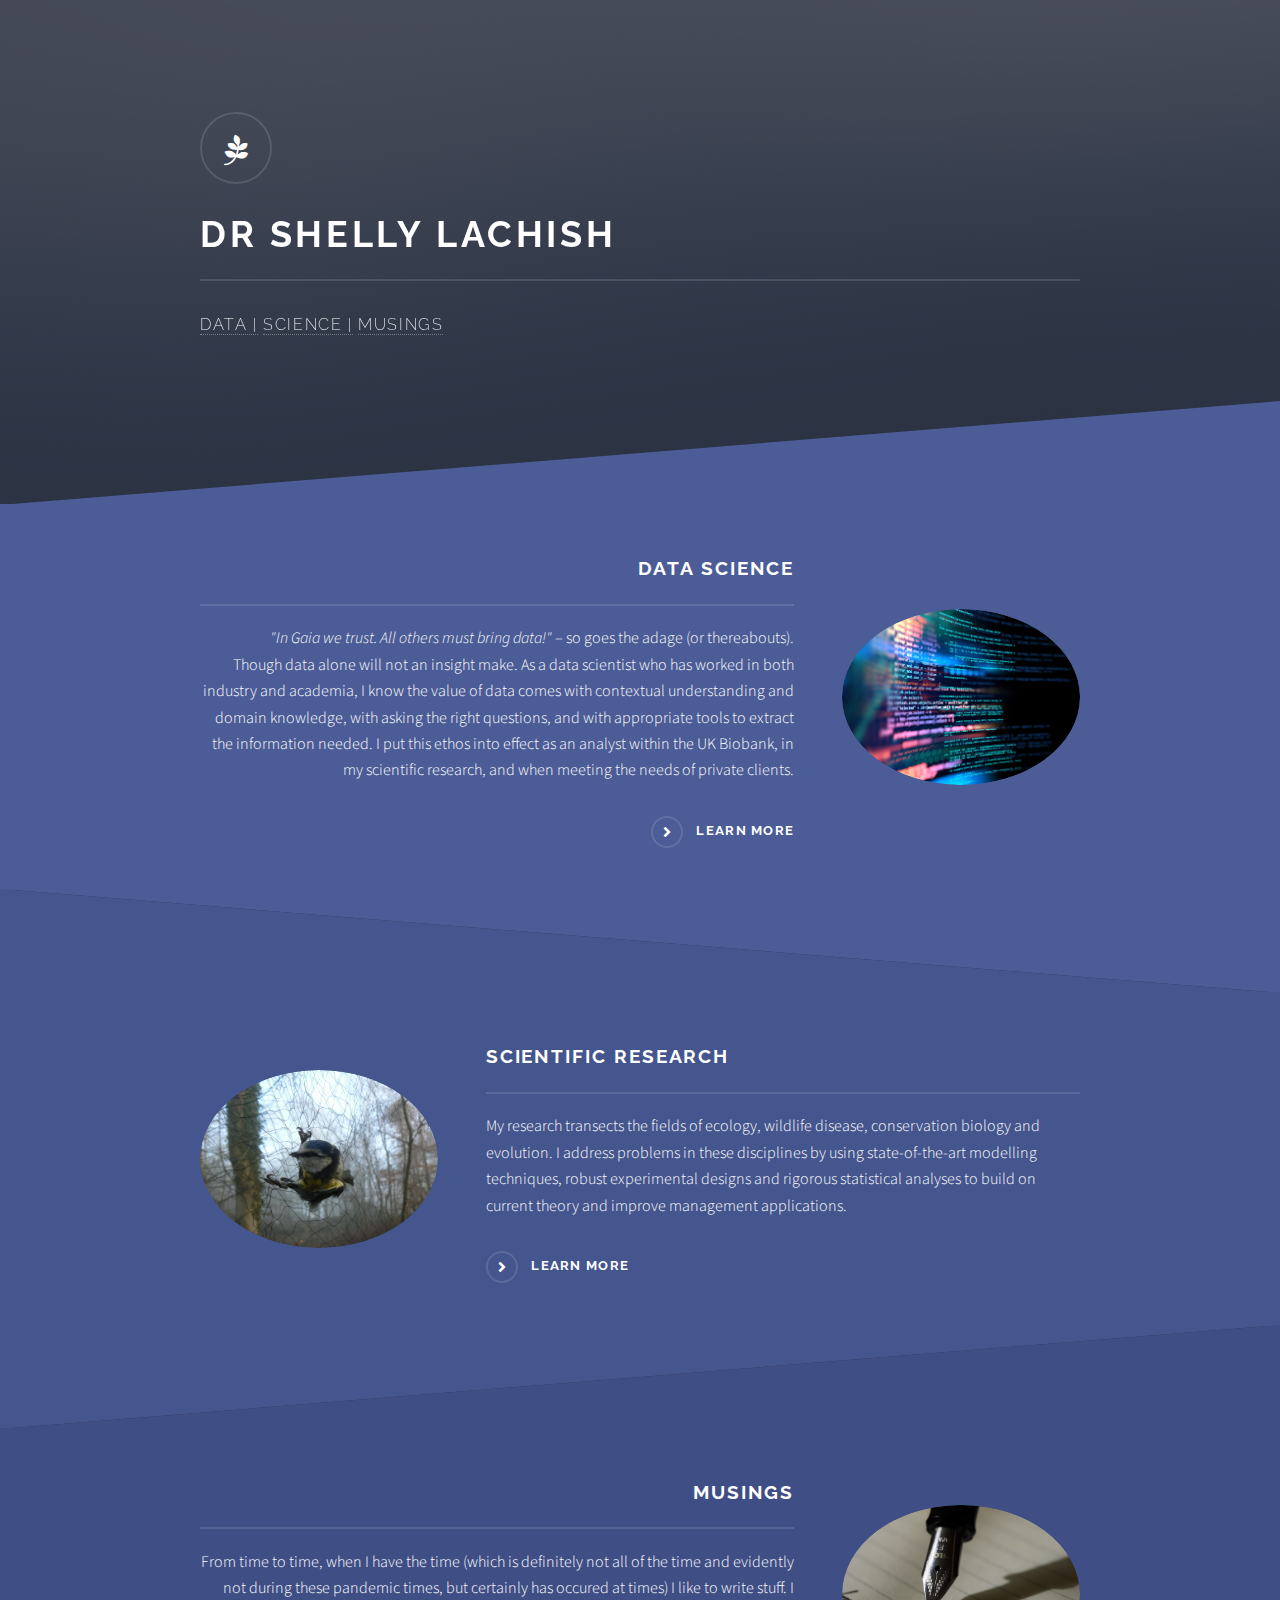
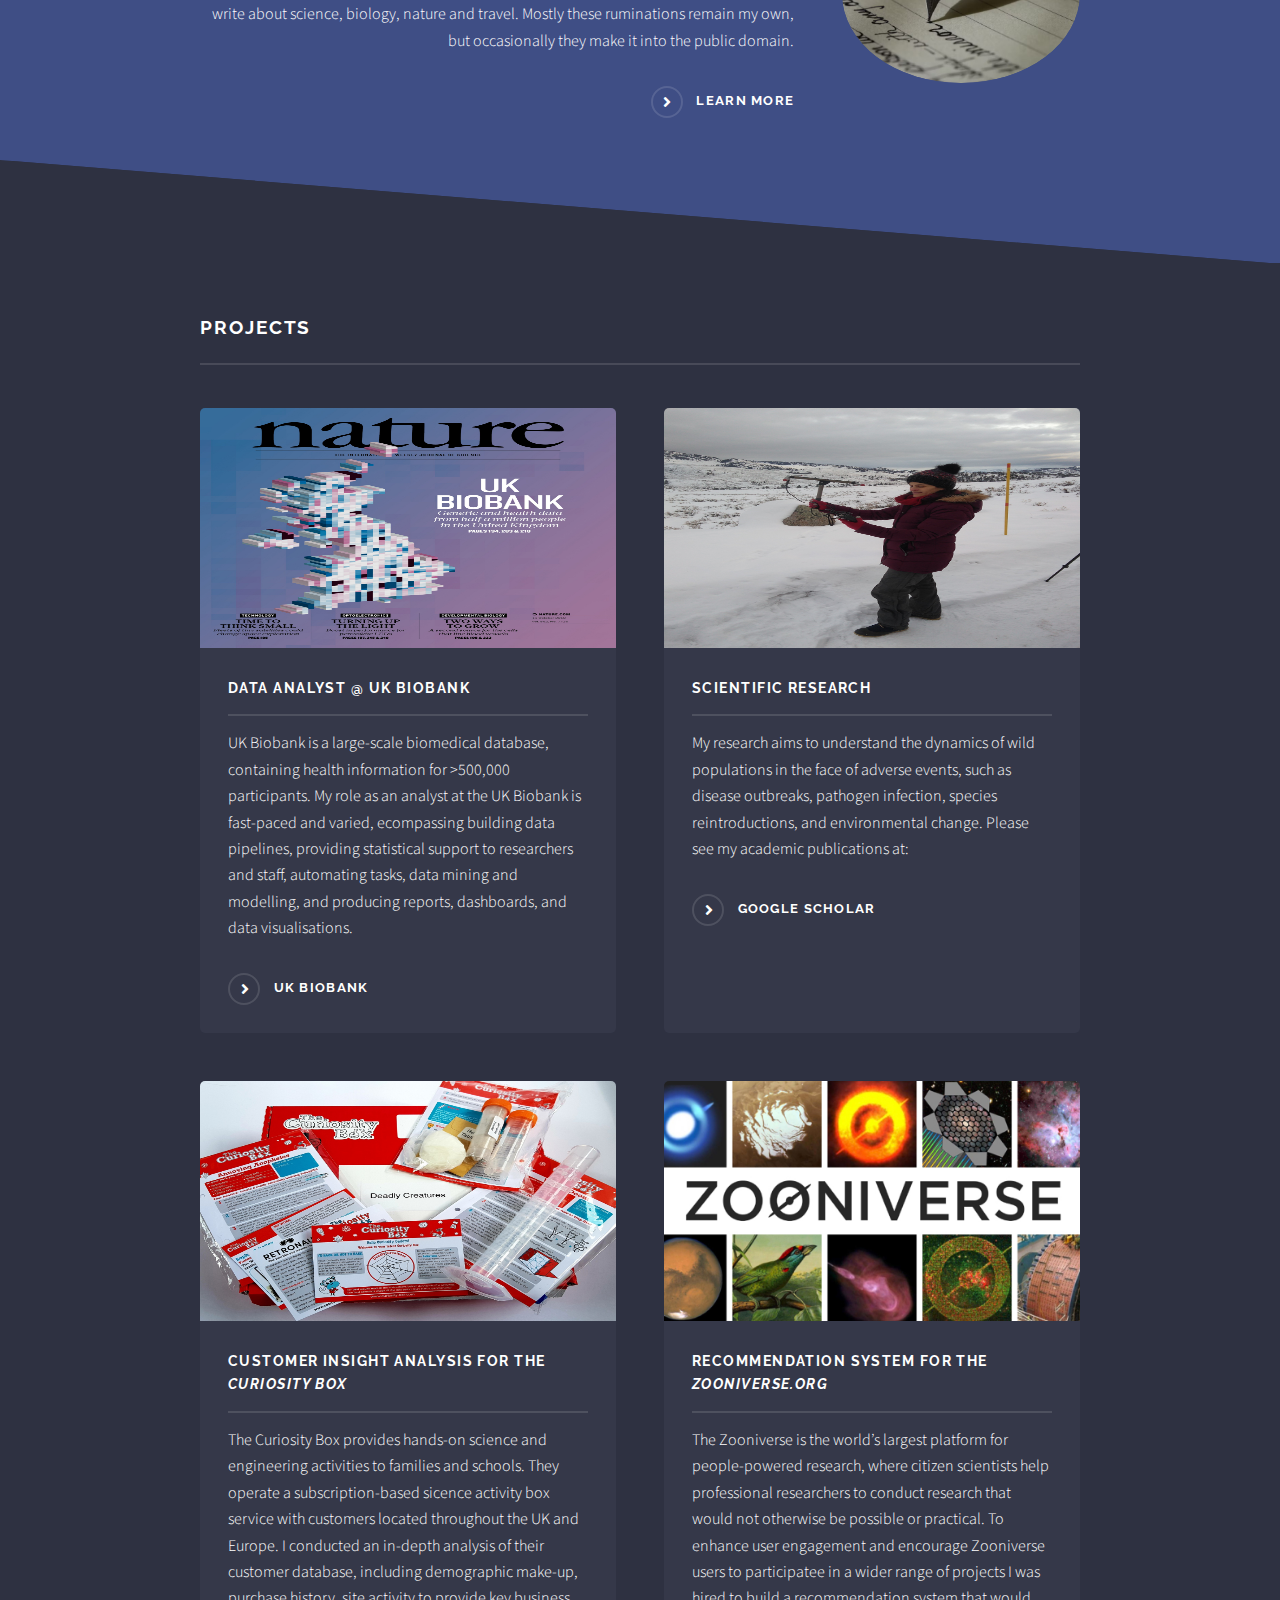
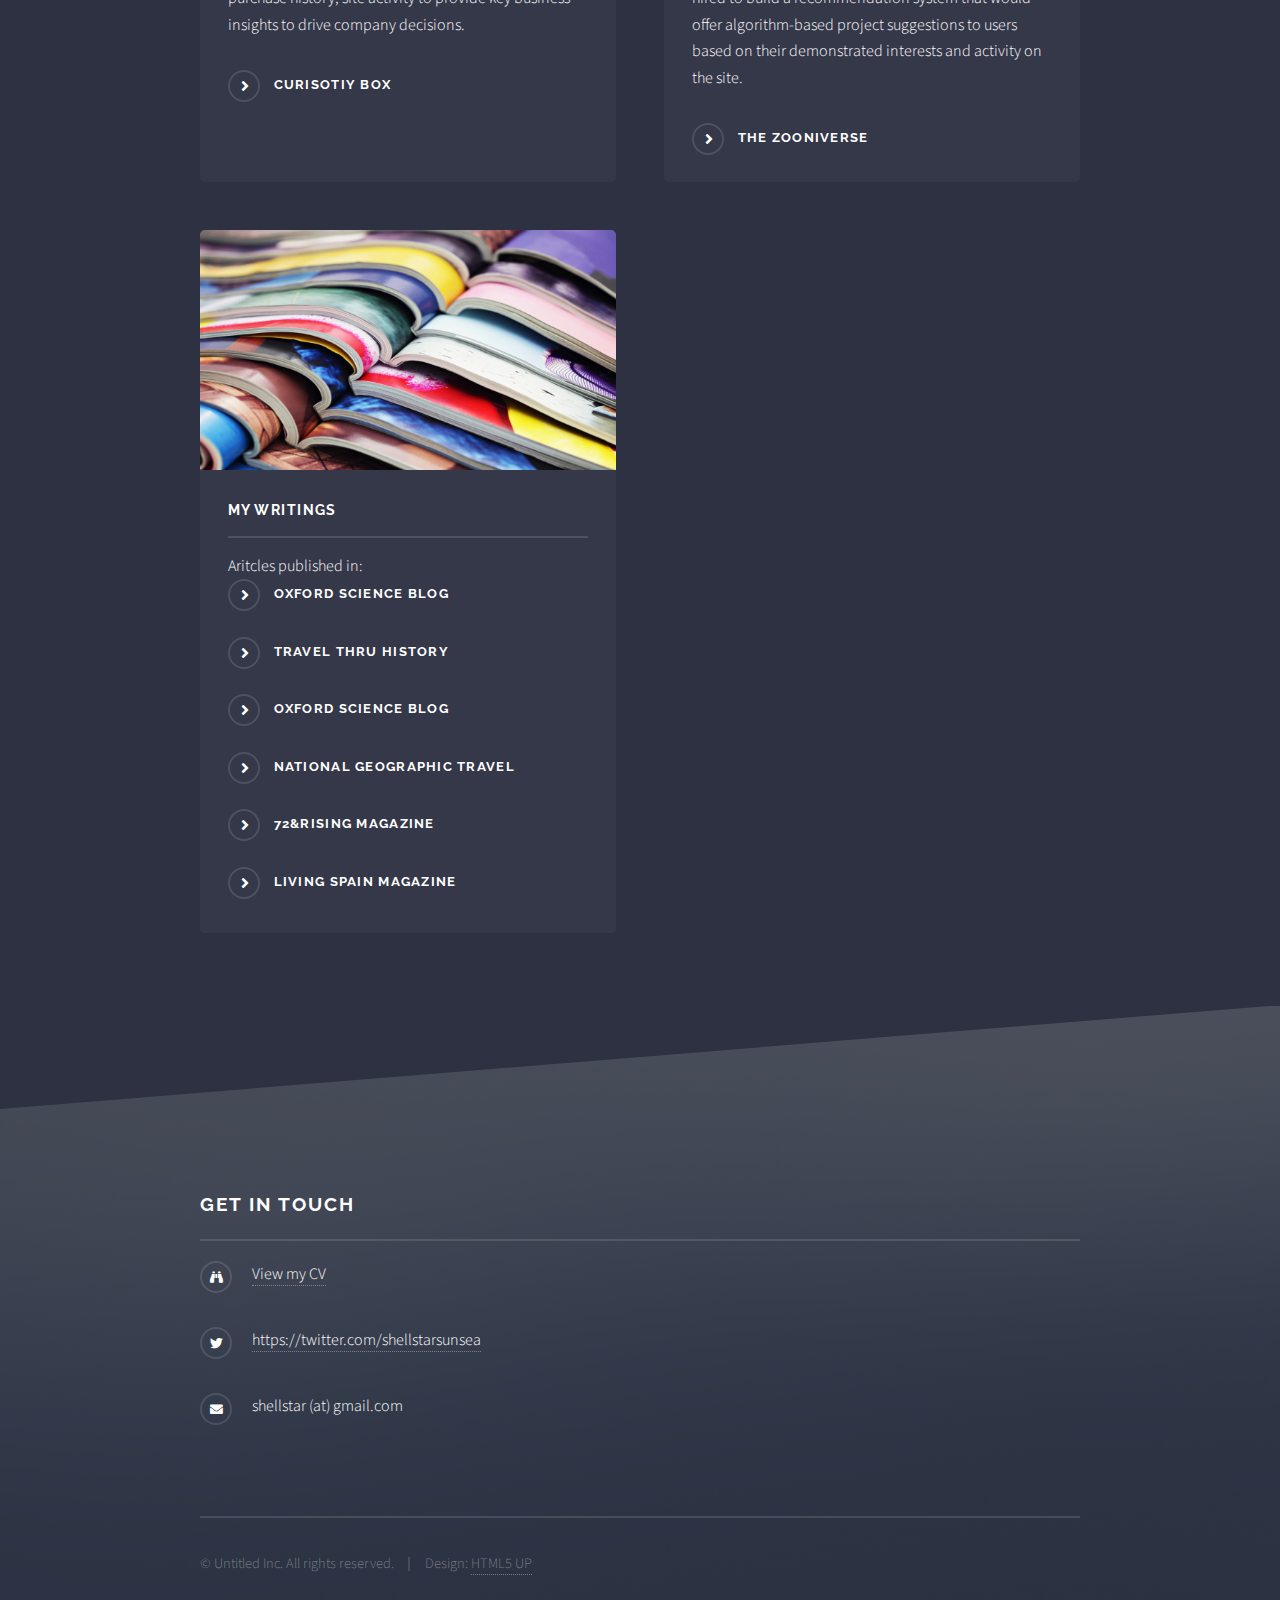
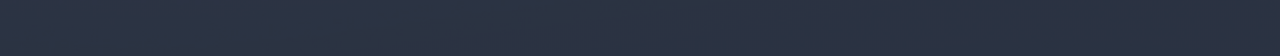
<file: index.html>
<!DOCTYPE HTML>
<!--
	Solid State by HTML5 UP
	html5up.net | @ajlkn
	Free for personal and commercial use under the CCA 3.0 license (html5up.net/license)
-->
<html>
	<head>
		<title>Dr Shelly Lachish</title>
		<meta charset="utf-8" />
		<meta name="viewport" content="width=device-width, initial-scale=1, user-scalable=no" />
		<link rel="stylesheet" href="assets/css/main.css" />
		<noscript><link rel="stylesheet" href="assets/css/noscript.css" /></noscript>
		<style>
			img {
				width: 100px;
				border-radius: 50px;
			}
		</style>
	</head>
	<body class="is-preload">

		<!-- Page Wrapper -->
			<div id="page-wrapper">

				<!-- Header -->
					<header id="header" class="alt">
						<h1><a href="index.html">Shelly Lachish</a></h1>
				<!-- 		<nav>
							<a href="#menu">Menu</a>
						</nav> -->
					</header>

				<!-- Menu 
					<nav id="menu">
						<div class="inner">
							<h2>Menu</h2>
							<ul class="links">
								<li><a href="index.html">Home</a></li>
								<li><a href="generic.html">Generic</a></li>
								<li><a href="elements.html">Elements</a></li>
								<li><a href="#">Log In</a></li>
								<li><a href="#">Sign Up</a></li>
							</ul>
							<a href="#" class="close">Close</a>
						</div>
					</nav>
				-->

				<!-- Banner -->
					<section id="banner">
						<div class="inner">
							<div class="logo"><span class="icon brands fa-pagelines"></span></div>
							<!--<div class="logo"><img src="images/head_shot.jpg" ></div>-->
							<h2>Dr Shelly Lachish</h2>
							<p>
							<a href="#one">Data |</a>
							<a href="#two">Science |</a>
							<a href="#three"> Musings</a>
							</p>
						</div>
					</section>

				<!-- Wrapper -->
					<section id="wrapper">

						<!-- One -->
							<section id="one" class="wrapper spotlight style1">
								<div class="inner">
									<a href="#" class="image"><img src="images/data_science.jpg" alt="code on computer screen" /></a>
									<div class="content">
										<h2 class="major">Data Science</h2>
										<p> <em>"In Gaia we trust. All others must bring data!"</em> – so goes the adage (or thereabouts). 
										<br>
										Though data alone will not an insight make. As a data scientist who has worked in both industry and 
										academia, I know the value of data comes with contextual understanding and domain knowledge,
										with asking the right questions, and with appropriate tools to extract the information needed. 
										I put this ethos into effect as an analyst within the UK Biobank, in my scientific research,
										and when meeting the needs of private clients.  
										</p>
										<a href="#four" class="special">Learn more</a>
									</div>
								</div>
							</section>

						<!-- Two -->
							<section id="two" class="wrapper alt spotlight style2">
								<div class="inner">
									<a href="#" class="image"><img src="images/research_bt.jpg" alt="blue tit in mist net" /></a>
									<div class="content">
										<h2 class="major">Scientific Research</h2>
										<p> My research transects the fields of ecology, wildlife disease, conservation biology 
											and evolution. I address problems in these disciplines by using state-of-the-art modelling 
											techniques, robust experimental designs and rigorous statistical analyses to build on current 
											theory and improve management applications.
										</p>
										<a href="#four" class="special">Learn more</a>
									</div>
								</div>
							</section>

						<!-- Three -->
							<section id="three" class="wrapper spotlight style3">
								<div class="inner">
									<a href="#" class="image"><img src="images/musings.jpg" alt="founatin pen writing" /></a>
									<div class="content">
										<h2 class="major">Musings</h2>
										<p> From time to time, when I have the time (which is definitely
											not all of the time and evidently not during these pandemic times, 
											but certainly has occured at times) I like to write stuff. I write about 
											science, biology, nature and travel. Mostly these ruminations remain my own,
											but occasionally they make it into the public domain.
										</p>
										<a href="#four" class="special">Learn more</a>
									</div>
								</div>
							</section>

						<!-- Four -->
							<section id="four" class="wrapper alt style1">
								<div class="inner">
									<h2 class="major">Projects</h2>
									<!--<p></p>-->
									<section class="features">
										<article>
											<a href="#" class="image"><img src="images/ukbiobank.jpg" alt="ukbiobank on nature mag cover" /></a>
											<h3 class="major">Data Analyst @ UK Biobank</h3>
											<p>
											UK Biobank is a large-scale biomedical database, containing health information for >500,000 participants.
											My role as an analyst at the UK Biobank is fast-paced and varied, ecompassing building data pipelines, 
											providing statistical support to researchers and staff, automating tasks, data mining and modelling, 
											and producing reports, dashboards, and data visualisations.  											
											</p>
											<a href="https://www.ukbiobank.ac.uk/" class="special">UK Biobank</a>
										</article>
										<article>
											<a href="#" class="image"><img src="images/research_radiotrack.jpg" alt="wolf radiotracking" /></a>
											<h3 class="major">Scientific Research</h3>
											<p> My research aims to understand the dynamics of
												wild populations in the face of adverse events, such as disease outbreaks, 
												pathogen infection, species reintroductions, and environmental change. 
												Please see my academic publications at: </p>
											<a href="https://scholar.google.co.uk/citations?user=mt4I9G0AAAAJ&hl=en" class="special" target="_blank">Google Scholar</a>
											<!--<a href="#" class="special">Learn more</a>-->
										</article>
										<article>
											<a href="#" class="image"><img src="images/curiosity_box.jpg" alt="contents of curiosity box" /></a>
											<h3 class="major">Customer insight analysis for the <em>Curiosity Box</em></h3>
											<p> The Curiosity Box provides hands-on science and engineering activities to families and schools. 
												They operate a subscription-based sicence activity box service with customers located throughout
												the UK and Europe. I conducted an in-depth analysis of their customer database, including demographic make-up,
												purchase history, site activity to provide key business insights to drive company decisions. 
											</p>
											<a href="https://curiosity-box.com" class="special">Curisotiy Box</a>
										</article>
											<article>
											<a href="#" class="image"><img src="images/zooniverse.jpg" alt="banner for zooniverse website" /></a>
											<h3 class="major">Recommendation System for the <em>zooniverse.org</em></h3>
											<p>
											The Zooniverse is the world’s largest platform for people-powered research, where citizen scientists
											help professional researchers to conduct research that would not otherwise be possible or practical. 
											To enhance user engagement and encourage Zooniverse users to participatee in a wider range of projects 
											I was hired to build a recommendation system that would offer algorithm-based project suggestions to 
											users based on their demonstrated interests and activity on the site.   
											</p>
											<a href="https://www.zooniverse.org" class="special">The Zooniverse</a>
										</article>
										<article>
											<a href="#" class="image"><img src="images/writings.jpg" alt="open magazine stack" /></a>
											<h3 class="major">My Writings</h3>
											<p>Aritcles published in: 
												<a href="https://www.ox.ac.uk/news/science-blog/being-there-turning-research-action-gabon" class="special" target="_blank">Oxford Science Blog</a>
												<a href="https://travelthruhistory.com/acre-israel-a-living-historical-monument/" class="special" target="_blank">Travel Thru History</a>
												<a href="https://www.ox.ac.uk/news/science-blog/flying-moths-inspire-robotics" class="special" target="_blank">Oxford Science Blog</a>
												<a href="https://www.nationalgeographic.com/travel/article/i-heart-my-city-shellys-oxford" class="special" target="_blank">National Geographic Travel</a>
												<a href="https://72andrising.wordpress.com/tag/rowena-mynott/page/5/" class="special" target="_blank">72&Rising Magazine</a>
												<a href="/images/living_spain_article.jpg" class="special">Living Spain Magazine</a>
											</p>
										</article>
									</section>
									<!--
									<ul class="actions">
										<li><a href="#" class="button">Browse All</a></li>
									</ul>
									-->
								</div>
							</section>

					</section> 

				<!-- Footer -->
					<section id="footer">
						<div class="inner">
							<h2 class="major">Get in touch</h2>
							<!-- <p>Send me an email, or reach out on social media:</p>
							<form method="post" action="#">
								<div class="fields">
									<div class="field">
										<label for="name">Name</label>
										<input type="text" name="name" id="name" />
									</div>
									<div class="field">
										<label for="email">Email</label>
										<input type="email" name="email" id="email" />
									</div>
									<div class="field">
										<label for="message">Message</label>
										<textarea name="message" id="message" rows="4"></textarea>
									</div>
								</div>
								<ul class="actions">
									<li><input type="submit" value="Send Message" /></li>
								</ul>
							</form> -->
							<ul class="contact">
								<!-- <li class="icon solid fa-home">
									Untitled Inc<br />
									1234 Somewhere Road Suite #2894<br />
									Nashville, TN 00000-0000
								</li> -->
								<!-- <li class="icon solid fa-phone">(000) 000-0000</li> -->
								<li class="icon solid fa-binoculars"><a href="ShellyL_CV.html" target="_blank">View my CV</a></li>
								<li class="icon brands fa-twitter"><a href="https://twitter.com/shellstarsunsea" target="_blank">https://twitter.com/shellstarsunsea</li>
								<li class="icon solid fa-envelope"><a href="#"></a>shellstar (at) gmail.com</a></li>
								<!-- <li class="icon brands fa-facebook-f"><a href="#">facebook.com/untitled-tld</a></li> -->
								<!-- <li class="icon brands fa-instagram"><a href="#">instagram.com/untitled-tld</a></li> -->
							</ul>
							<ul class="copyright">
								<li>&copy; Untitled Inc. All rights reserved.</li><li>Design: <a href="http://html5up.net">HTML5 UP</a></li>
							</ul>
						</div>
					</section>

			</div>

		<!-- Scripts -->
			<script src="assets/js/jquery.min.js"></script>
			<script src="assets/js/jquery.scrollex.min.js"></script>
			<script src="assets/js/browser.min.js"></script>
			<script src="assets/js/breakpoints.min.js"></script>
			<script src="assets/js/util.js"></script>
			<script src="assets/js/main.js"></script>

	</body>
</html>
</file>
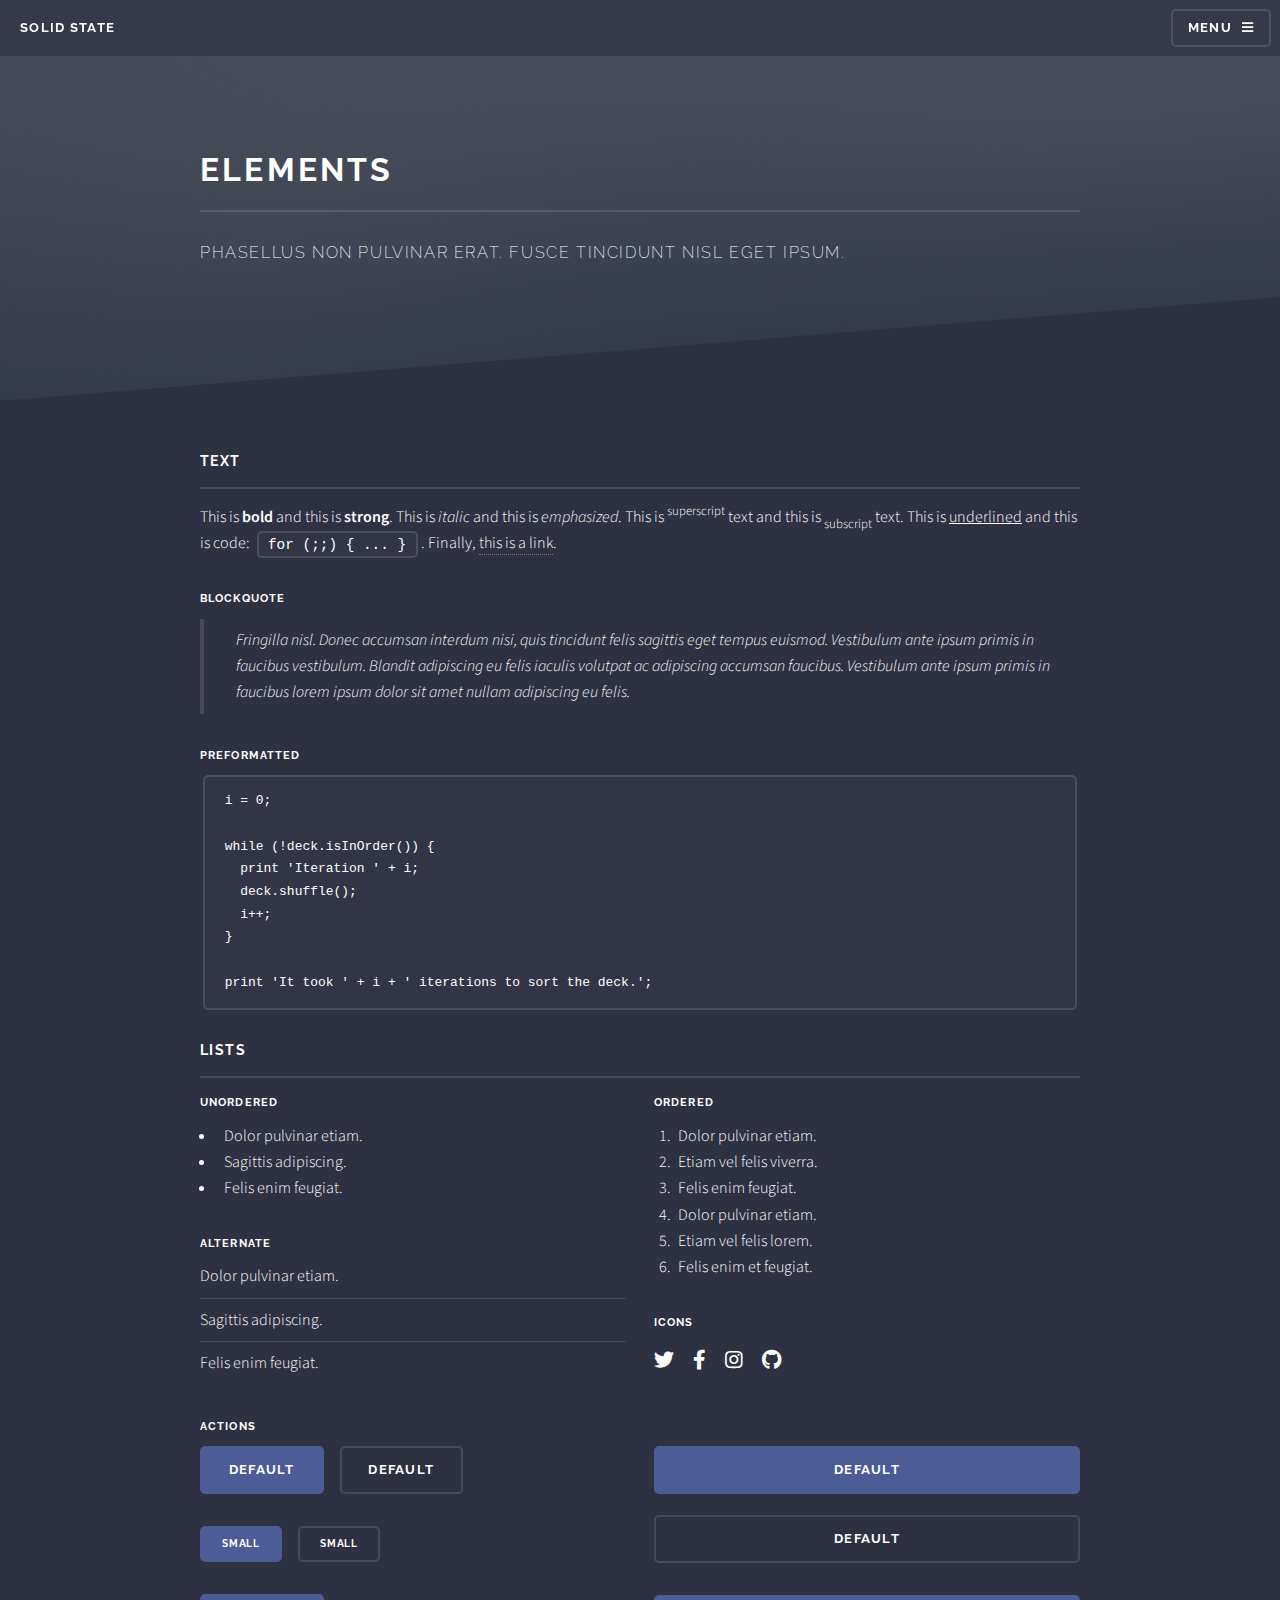
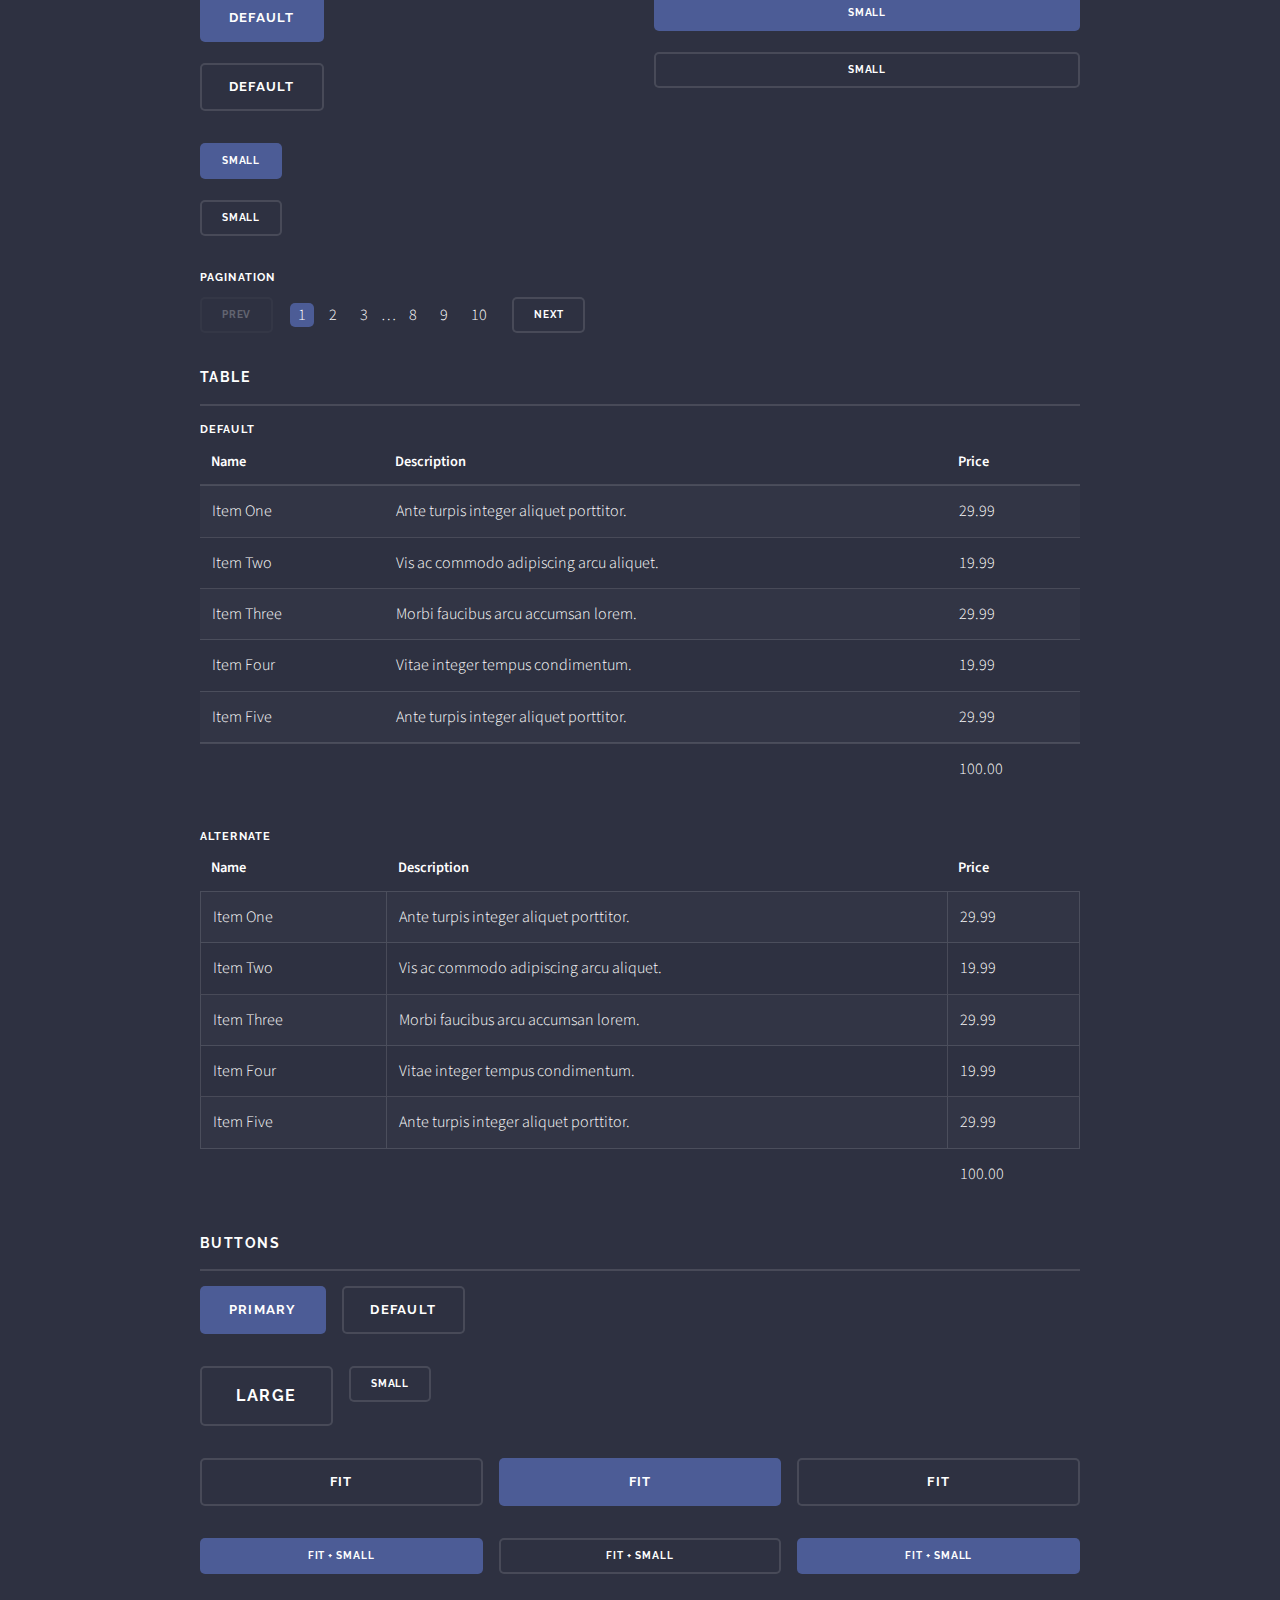
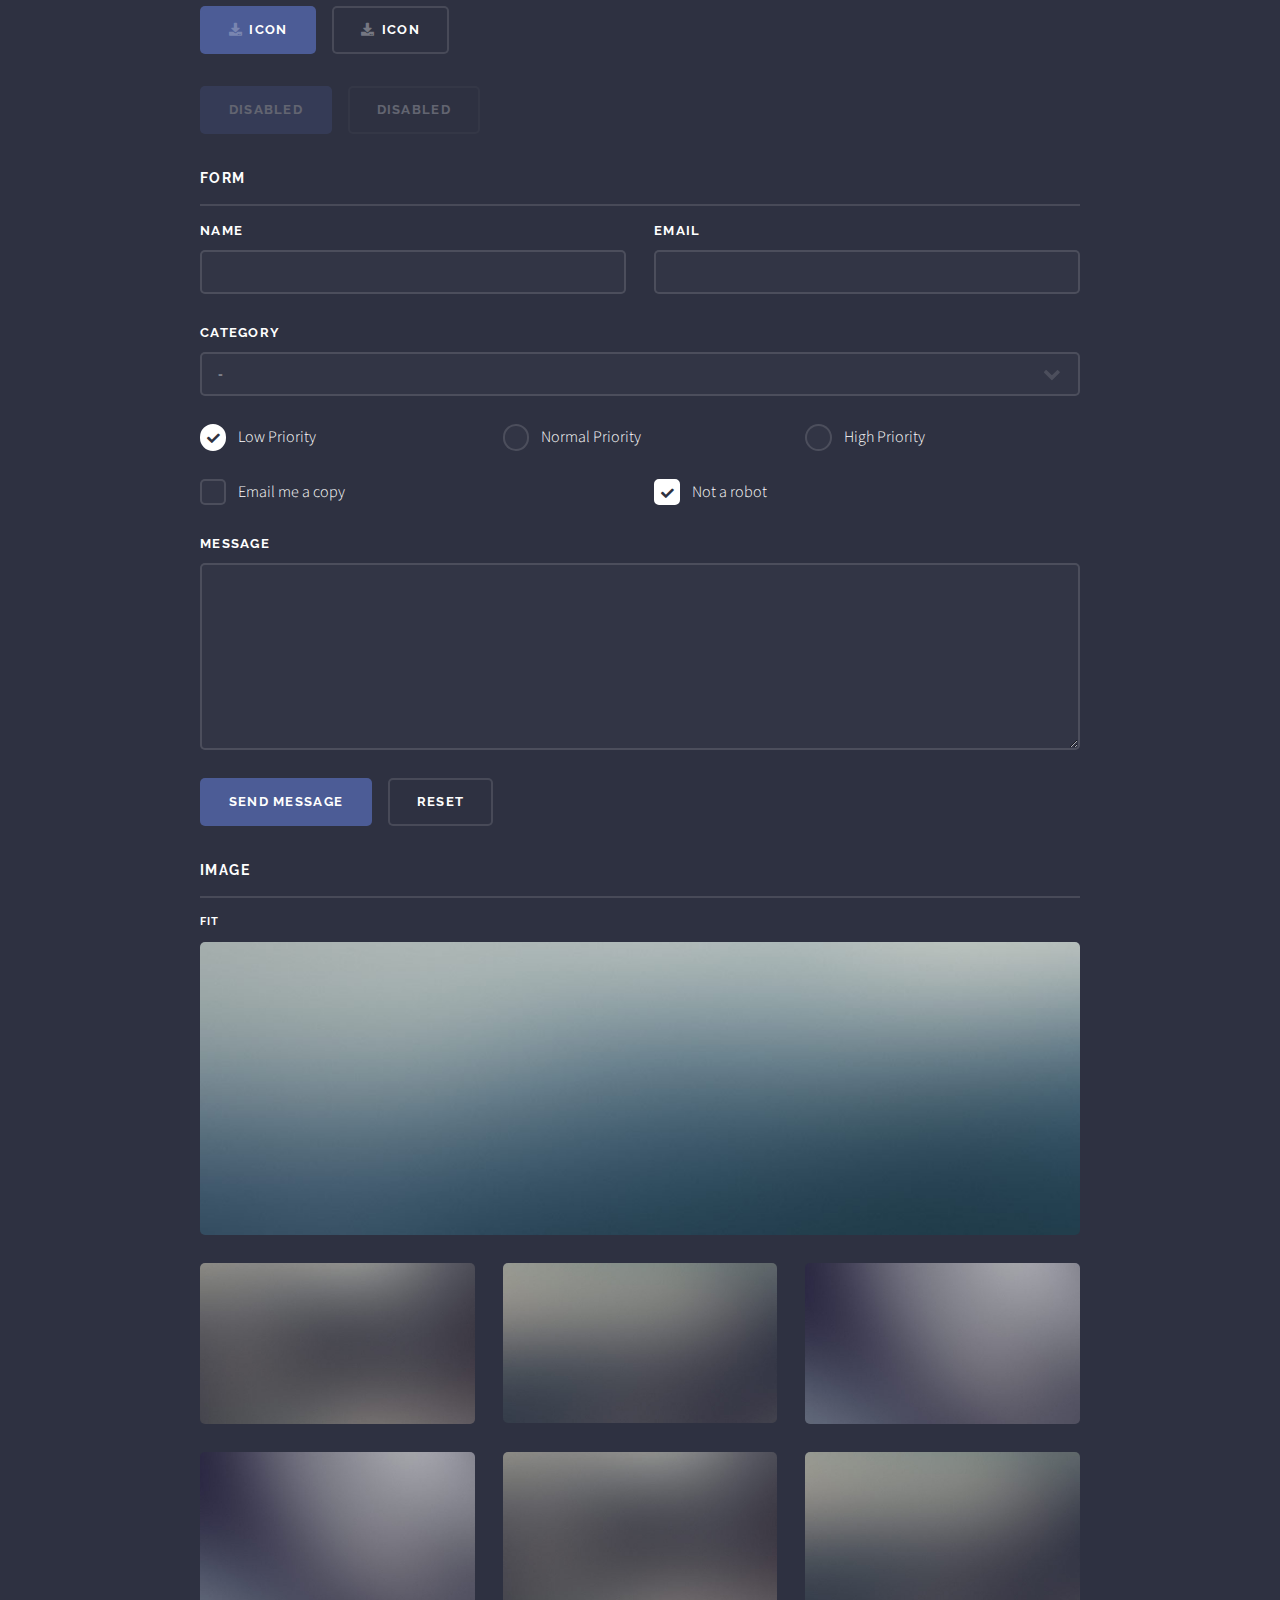
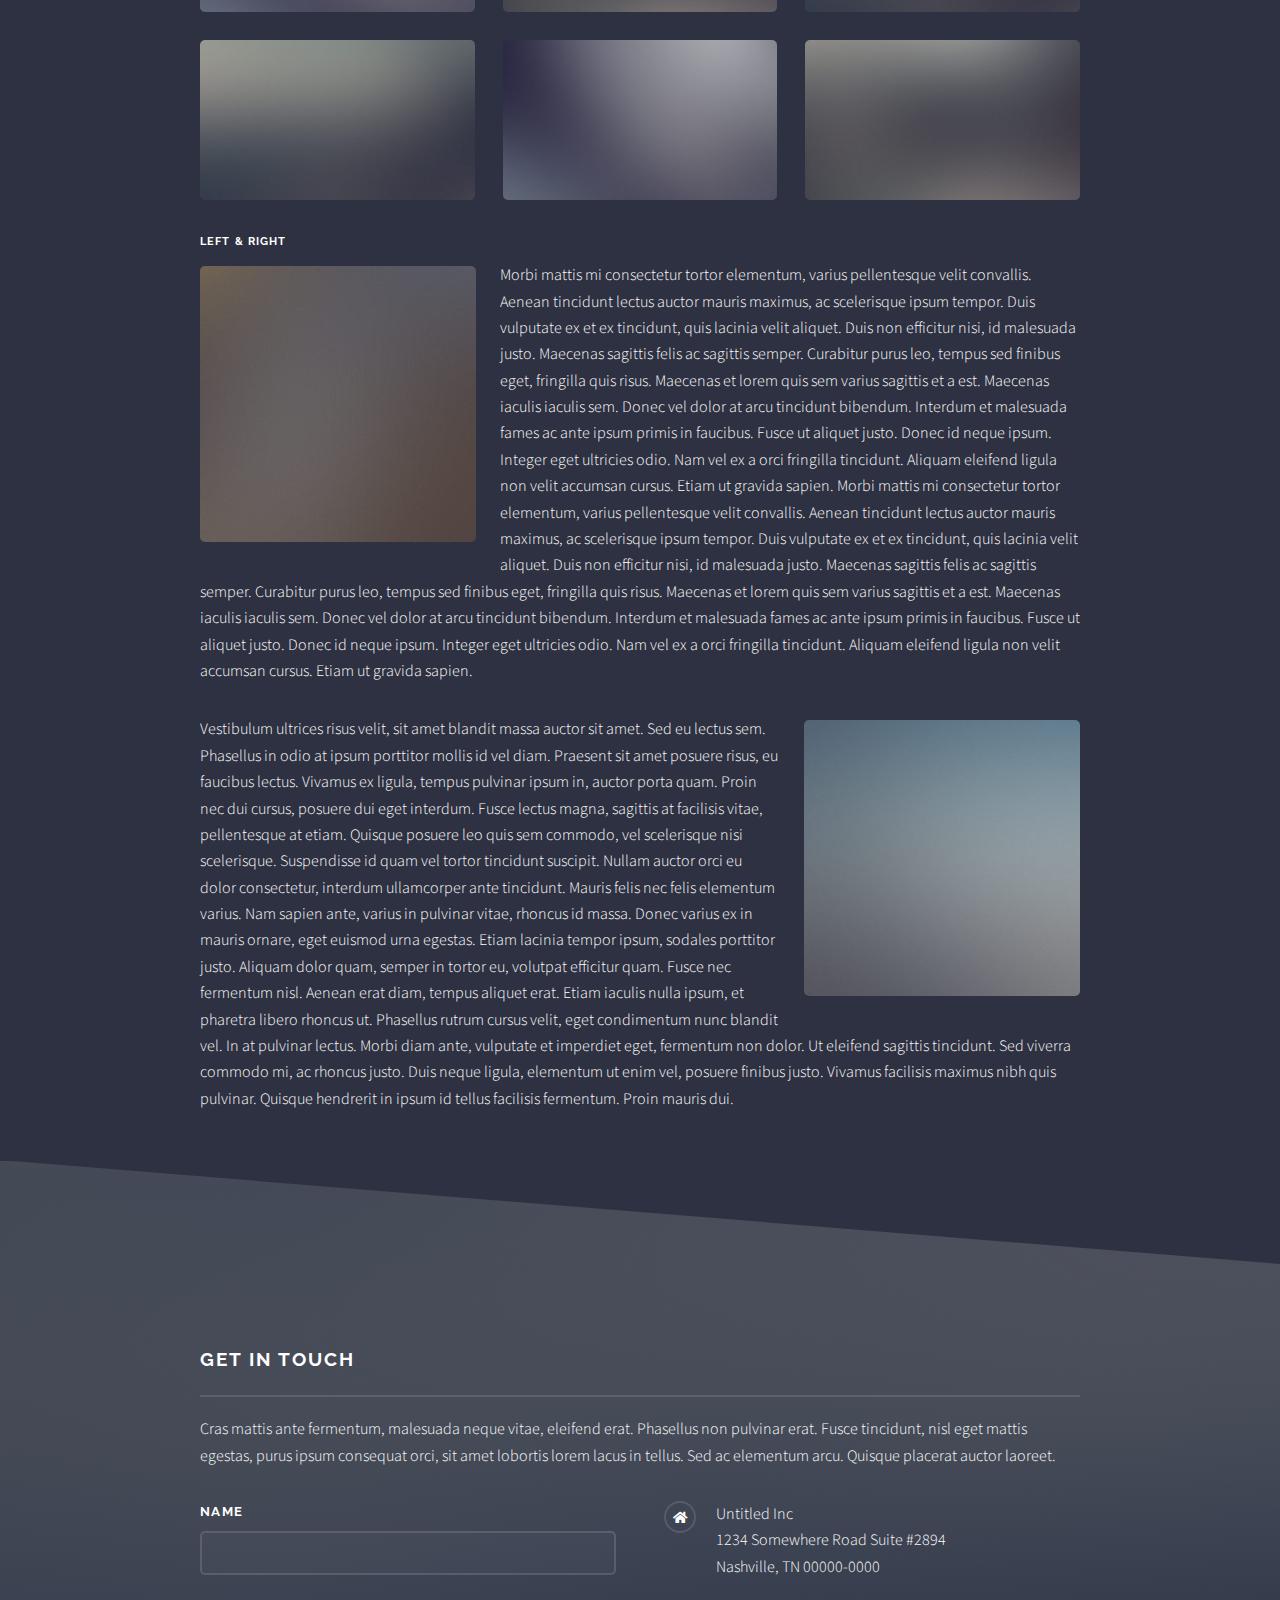
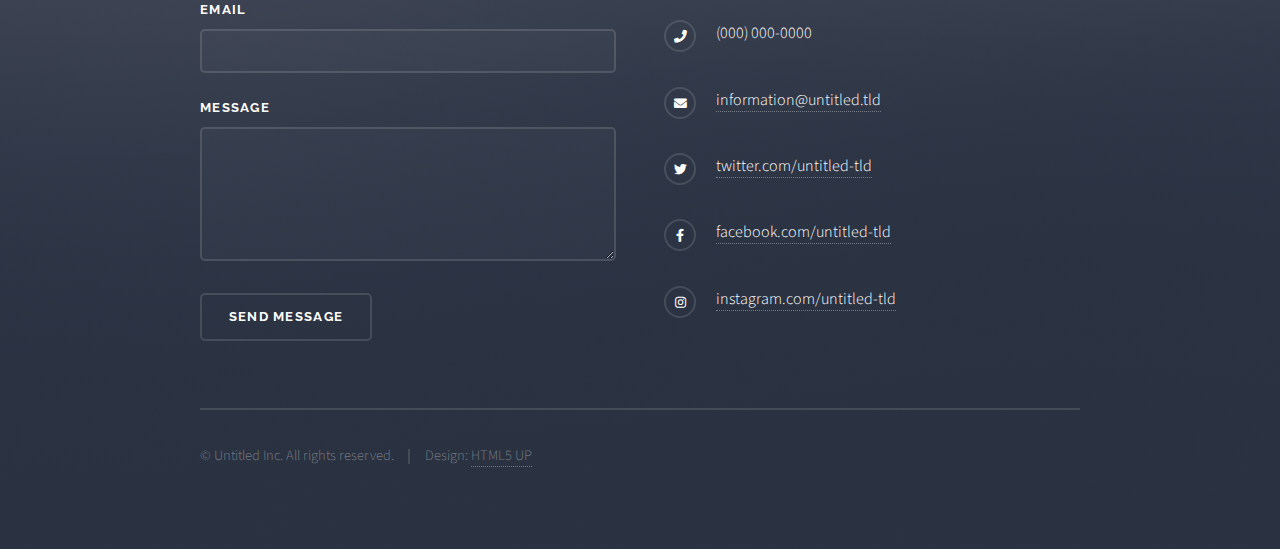
<file: elements.html>
<!DOCTYPE HTML>
<!--
	Solid State by HTML5 UP
	html5up.net | @ajlkn
	Free for personal and commercial use under the CCA 3.0 license (html5up.net/license)
-->
<html>
	<head>
		<title>Elements - Solid State by HTML5 UP</title>
		<meta charset="utf-8" />
		<meta name="viewport" content="width=device-width, initial-scale=1, user-scalable=no" />
		<link rel="stylesheet" href="assets/css/main.css" />
		<noscript><link rel="stylesheet" href="assets/css/noscript.css" /></noscript>
	</head>
	<body class="is-preload">

		<!-- Page Wrapper -->
			<div id="page-wrapper">

				<!-- Header -->
					<header id="header">
						<h1><a href="index.html">Solid State</a></h1>
						<nav>
							<a href="#menu">Menu</a>
						</nav>
					</header>

				<!-- Menu -->
					<nav id="menu">
						<div class="inner">
							<h2>Menu</h2>
							<ul class="links">
								<li><a href="index.html">Home</a></li>
								<li><a href="generic.html">Generic</a></li>
								<li><a href="elements.html">Elements</a></li>
								<li><a href="#">Log In</a></li>
								<li><a href="#">Sign Up</a></li>
							</ul>
							<a href="#" class="close">Close</a>
						</div>
					</nav>

				<!-- Wrapper -->
					<section id="wrapper">
						<header>
							<div class="inner">
								<h2>Elements</h2>
								<p>Phasellus non pulvinar erat. Fusce tincidunt nisl eget ipsum.</p>
							</div>
						</header>

						<!-- Content -->
							<div class="wrapper">
								<div class="inner">

									<section>
										<h3 class="major">Text</h3>
										<p>This is <b>bold</b> and this is <strong>strong</strong>. This is <i>italic</i> and this is <em>emphasized</em>.
										This is <sup>superscript</sup> text and this is <sub>subscript</sub> text.
										This is <u>underlined</u> and this is code: <code>for (;;) { ... }</code>. Finally, <a href="#">this is a link</a>.</p>
										<h4>Blockquote</h4>
										<blockquote>Fringilla nisl. Donec accumsan interdum nisi, quis tincidunt felis sagittis eget tempus euismod. Vestibulum ante ipsum primis in faucibus vestibulum. Blandit adipiscing eu felis iaculis volutpat ac adipiscing accumsan faucibus. Vestibulum ante ipsum primis in faucibus lorem ipsum dolor sit amet nullam adipiscing eu felis.</blockquote>
										<h4>Preformatted</h4>
										<pre><code>i = 0;

while (!deck.isInOrder()) {
  print 'Iteration ' + i;
  deck.shuffle();
  i++;
}

print 'It took ' + i + ' iterations to sort the deck.';</code></pre>
									</section>

									<section>
										<h3 class="major">Lists</h3>
										<div class="row">
											<div class="col-6 col-12-medium">
												<h4>Unordered</h4>
												<ul>
													<li>Dolor pulvinar etiam.</li>
													<li>Sagittis adipiscing.</li>
													<li>Felis enim feugiat.</li>
												</ul>
												<h4>Alternate</h4>
												<ul class="alt">
													<li>Dolor pulvinar etiam.</li>
													<li>Sagittis adipiscing.</li>
													<li>Felis enim feugiat.</li>
												</ul>
											</div>
											<div class="col-6 col-12-medium">
												<h4>Ordered</h4>
												<ol>
													<li>Dolor pulvinar etiam.</li>
													<li>Etiam vel felis viverra.</li>
													<li>Felis enim feugiat.</li>
													<li>Dolor pulvinar etiam.</li>
													<li>Etiam vel felis lorem.</li>
													<li>Felis enim et feugiat.</li>
												</ol>
												<h4>Icons</h4>
												<ul class="icons">
													<li><a href="#" class="icon brands fa-twitter"><span class="label">Twitter</span></a></li>
													<li><a href="#" class="icon brands fa-facebook-f"><span class="label">Facebook</span></a></li>
													<li><a href="#" class="icon brands fa-instagram"><span class="label">Instagram</span></a></li>
													<li><a href="#" class="icon brands fa-github"><span class="label">Github</span></a></li>
												</ul>
											</div>
										</div>
										<h4>Actions</h4>
										<div class="row">
											<div class="col-6 col-12-medium">
												<ul class="actions">
													<li><a href="#" class="button primary">Default</a></li>
													<li><a href="#" class="button">Default</a></li>
												</ul>
												<ul class="actions small">
													<li><a href="#" class="button primary small">Small</a></li>
													<li><a href="#" class="button small">Small</a></li>
												</ul>
												<ul class="actions stacked">
													<li><a href="#" class="button primary">Default</a></li>
													<li><a href="#" class="button">Default</a></li>
												</ul>
												<ul class="actions stacked small">
													<li><a href="#" class="button primary small">Small</a></li>
													<li><a href="#" class="button small">Small</a></li>
												</ul>
											</div>
											<div class="col-6 col-12-medium">
												<ul class="actions stacked">
													<li><a href="#" class="button primary fit">Default</a></li>
													<li><a href="#" class="button fit">Default</a></li>
												</ul>
												<ul class="actions stacked small">
													<li><a href="#" class="button primary small fit">Small</a></li>
													<li><a href="#" class="button small fit">Small</a></li>
												</ul>
											</div>
										</div>
										<h4>Pagination</h4>
										<ul class="pagination">
											<li><span class="button small disabled">Prev</span></li>
											<li><a href="#" class="page active">1</a></li>
											<li><a href="#" class="page">2</a></li>
											<li><a href="#" class="page">3</a></li>
											<li><span>&hellip;</span></li>
											<li><a href="#" class="page">8</a></li>
											<li><a href="#" class="page">9</a></li>
											<li><a href="#" class="page">10</a></li>
											<li><a href="#" class="button small">Next</a></li>
										</ul>
									</section>

									<section>
										<h3 class="major">Table</h3>
										<h4>Default</h4>
										<div class="table-wrapper">
											<table>
												<thead>
													<tr>
														<th>Name</th>
														<th>Description</th>
														<th>Price</th>
													</tr>
												</thead>
												<tbody>
													<tr>
														<td>Item One</td>
														<td>Ante turpis integer aliquet porttitor.</td>
														<td>29.99</td>
													</tr>
													<tr>
														<td>Item Two</td>
														<td>Vis ac commodo adipiscing arcu aliquet.</td>
														<td>19.99</td>
													</tr>
													<tr>
														<td>Item Three</td>
														<td> Morbi faucibus arcu accumsan lorem.</td>
														<td>29.99</td>
													</tr>
													<tr>
														<td>Item Four</td>
														<td>Vitae integer tempus condimentum.</td>
														<td>19.99</td>
													</tr>
													<tr>
														<td>Item Five</td>
														<td>Ante turpis integer aliquet porttitor.</td>
														<td>29.99</td>
													</tr>
												</tbody>
												<tfoot>
													<tr>
														<td colspan="2"></td>
														<td>100.00</td>
													</tr>
												</tfoot>
											</table>
										</div>

										<h4>Alternate</h4>
										<div class="table-wrapper">
											<table class="alt">
												<thead>
													<tr>
														<th>Name</th>
														<th>Description</th>
														<th>Price</th>
													</tr>
												</thead>
												<tbody>
													<tr>
														<td>Item One</td>
														<td>Ante turpis integer aliquet porttitor.</td>
														<td>29.99</td>
													</tr>
													<tr>
														<td>Item Two</td>
														<td>Vis ac commodo adipiscing arcu aliquet.</td>
														<td>19.99</td>
													</tr>
													<tr>
														<td>Item Three</td>
														<td> Morbi faucibus arcu accumsan lorem.</td>
														<td>29.99</td>
													</tr>
													<tr>
														<td>Item Four</td>
														<td>Vitae integer tempus condimentum.</td>
														<td>19.99</td>
													</tr>
													<tr>
														<td>Item Five</td>
														<td>Ante turpis integer aliquet porttitor.</td>
														<td>29.99</td>
													</tr>
												</tbody>
												<tfoot>
													<tr>
														<td colspan="2"></td>
														<td>100.00</td>
													</tr>
												</tfoot>
											</table>
										</div>
									</section>

									<section>
										<h3 class="major">Buttons</h3>
										<ul class="actions">
											<li><a href="#" class="button primary">Primary</a></li>
											<li><a href="#" class="button">Default</a></li>
										</ul>
										<ul class="actions">
											<li><a href="#" class="button large">Large</a></li>
											<li><a href="#" class="button small">Small</a></li>
										</ul>
										<ul class="actions fit">
											<li><a href="#" class="button fit">Fit</a></li>
											<li><a href="#" class="button primary fit">Fit</a></li>
											<li><a href="#" class="button fit">Fit</a></li>
										</ul>
										<ul class="actions fit small">
											<li><a href="#" class="button primary fit small">Fit + Small</a></li>
											<li><a href="#" class="button fit small">Fit + Small</a></li>
											<li><a href="#" class="button primary fit small">Fit + Small</a></li>
										</ul>
										<ul class="actions">
											<li><a href="#" class="button primary icon solid fa-download">Icon</a></li>
											<li><a href="#" class="button icon solid fa-download">Icon</a></li>
										</ul>
										<ul class="actions">
											<li><span class="button primary disabled">Disabled</span></li>
											<li><span class="button disabled">Disabled</span></li>
										</ul>
									</section>

									<section>
										<h3 class="major">Form</h3>
										<form method="post" action="#">
											<div class="row gtr-uniform">
												<div class="col-6 col-12-xsmall">
													<label for="demo-name">Name</label>
													<input type="text" name="demo-name" id="demo-name" value="" />
												</div>
												<div class="col-6 col-12-xsmall">
													<label for="demo-email">Email</label>
													<input type="email" name="demo-email" id="demo-email" value="" />
												</div>
												<div class="col-12">
													<label for="demo-category">Category</label>
													<select name="demo-category" id="demo-category">
														<option value="">-</option>
														<option value="1">Manufacturing</option>
														<option value="1">Shipping</option>
														<option value="1">Administration</option>
														<option value="1">Human Resources</option>
													</select>
												</div>
												<div class="col-4 col-12-small">
													<input type="radio" id="demo-priority-low" name="demo-priority" checked>
													<label for="demo-priority-low">Low Priority</label>
												</div>
												<div class="col-4 col-12-small">
													<input type="radio" id="demo-priority-normal" name="demo-priority">
													<label for="demo-priority-normal">Normal Priority</label>
												</div>
												<div class="col-4 col-12-small">
													<input type="radio" id="demo-priority-high" name="demo-priority">
													<label for="demo-priority-high">High Priority</label>
												</div>
												<div class="col-6 col-12-small">
													<input type="checkbox" id="demo-copy" name="demo-copy">
													<label for="demo-copy">Email me a copy</label>
												</div>
												<div class="col-6 col-12-small">
													<input type="checkbox" id="demo-human" name="demo-human" checked>
													<label for="demo-human">Not a robot</label>
												</div>
												<div class="col-12">
													<label for="demo-message">Message</label>
													<textarea name="demo-message" id="demo-message" rows="6"></textarea>
												</div>
												<div class="col-12">
													<ul class="actions">
														<li><input type="submit" value="Send Message" class="primary" /></li>
														<li><input type="reset" value="Reset" /></li>
													</ul>
												</div>
											</div>
										</form>
									</section>

									<section>
										<h3 class="major">Image</h3>
										<h4>Fit</h4>
										<div class="box alt">
											<div class="row gtr-uniform">
												<div class="col-12"><span class="image fit"><img src="images/pic08.jpg" alt="" /></span></div>
												<div class="col-4"><span class="image fit"><img src="images/pic05.jpg" alt="" /></span></div>
												<div class="col-4"><span class="image fit"><img src="images/pic06.jpg" alt="" /></span></div>
												<div class="col-4"><span class="image fit"><img src="images/pic07.jpg" alt="" /></span></div>
												<div class="col-4"><span class="image fit"><img src="images/pic07.jpg" alt="" /></span></div>
												<div class="col-4"><span class="image fit"><img src="images/pic05.jpg" alt="" /></span></div>
												<div class="col-4"><span class="image fit"><img src="images/pic06.jpg" alt="" /></span></div>
												<div class="col-4"><span class="image fit"><img src="images/pic06.jpg" alt="" /></span></div>
												<div class="col-4"><span class="image fit"><img src="images/pic07.jpg" alt="" /></span></div>
												<div class="col-4"><span class="image fit"><img src="images/pic05.jpg" alt="" /></span></div>
											</div>
										</div>
										<h4>Left &amp; Right</h4>
										<p><span class="image left"><img src="images/pic01.jpg" alt="" /></span>Morbi mattis mi consectetur tortor elementum, varius pellentesque velit convallis. Aenean tincidunt lectus auctor mauris maximus, ac scelerisque ipsum tempor. Duis vulputate ex et ex tincidunt, quis lacinia velit aliquet. Duis non efficitur nisi, id malesuada justo. Maecenas sagittis felis ac sagittis semper. Curabitur purus leo, tempus sed finibus eget, fringilla quis risus. Maecenas et lorem quis sem varius sagittis et a est. Maecenas iaculis iaculis sem. Donec vel dolor at arcu tincidunt bibendum. Interdum et malesuada fames ac ante ipsum primis in faucibus. Fusce ut aliquet justo. Donec id neque ipsum. Integer eget ultricies odio. Nam vel ex a orci fringilla tincidunt. Aliquam eleifend ligula non velit accumsan cursus. Etiam ut gravida sapien. Morbi mattis mi consectetur tortor elementum, varius pellentesque velit convallis. Aenean tincidunt lectus auctor mauris maximus, ac scelerisque ipsum tempor. Duis vulputate ex et ex tincidunt, quis lacinia velit aliquet. Duis non efficitur nisi, id malesuada justo. Maecenas sagittis felis ac sagittis semper. Curabitur purus leo, tempus sed finibus eget, fringilla quis risus. Maecenas et lorem quis sem varius sagittis et a est. Maecenas iaculis iaculis sem. Donec vel dolor at arcu tincidunt bibendum. Interdum et malesuada fames ac ante ipsum primis in faucibus. Fusce ut aliquet justo. Donec id neque ipsum. Integer eget ultricies odio. Nam vel ex a orci fringilla tincidunt. Aliquam eleifend ligula non velit accumsan cursus. Etiam ut gravida sapien.</p>
										<p><span class="image right"><img src="images/pic02.jpg" alt="" /></span>Vestibulum ultrices risus velit, sit amet blandit massa auctor sit amet. Sed eu lectus sem. Phasellus in odio at ipsum porttitor mollis id vel diam. Praesent sit amet posuere risus, eu faucibus lectus. Vivamus ex ligula, tempus pulvinar ipsum in, auctor porta quam. Proin nec dui cursus, posuere dui eget interdum. Fusce lectus magna, sagittis at facilisis vitae, pellentesque at etiam. Quisque posuere leo quis sem commodo, vel scelerisque nisi scelerisque. Suspendisse id quam vel tortor tincidunt suscipit. Nullam auctor orci eu dolor consectetur, interdum ullamcorper ante tincidunt. Mauris felis nec felis elementum varius. Nam sapien ante, varius in pulvinar vitae, rhoncus id massa. Donec varius ex in mauris ornare, eget euismod urna egestas. Etiam lacinia tempor ipsum, sodales porttitor justo. Aliquam dolor quam, semper in tortor eu, volutpat efficitur quam. Fusce nec fermentum nisl. Aenean erat diam, tempus aliquet erat. Etiam iaculis nulla ipsum, et pharetra libero rhoncus ut. Phasellus rutrum cursus velit, eget condimentum nunc blandit vel. In at pulvinar lectus. Morbi diam ante, vulputate et imperdiet eget, fermentum non dolor. Ut eleifend sagittis tincidunt. Sed viverra commodo mi, ac rhoncus justo. Duis neque ligula, elementum ut enim vel, posuere finibus justo. Vivamus facilisis maximus nibh quis pulvinar. Quisque hendrerit in ipsum id tellus facilisis fermentum. Proin mauris dui.</p>
									</section>

								</div>
							</div>

					</section>

				<!-- Footer -->
					<section id="footer">
						<div class="inner">
							<h2 class="major">Get in touch</h2>
							<p>Cras mattis ante fermentum, malesuada neque vitae, eleifend erat. Phasellus non pulvinar erat. Fusce tincidunt, nisl eget mattis egestas, purus ipsum consequat orci, sit amet lobortis lorem lacus in tellus. Sed ac elementum arcu. Quisque placerat auctor laoreet.</p>
							<form method="post" action="#">
								<div class="fields">
									<div class="field">
										<label for="name">Name</label>
										<input type="text" name="name" id="name" />
									</div>
									<div class="field">
										<label for="email">Email</label>
										<input type="email" name="email" id="email" />
									</div>
									<div class="field">
										<label for="message">Message</label>
										<textarea name="message" id="message" rows="4"></textarea>
									</div>
								</div>
								<ul class="actions">
									<li><input type="submit" value="Send Message" /></li>
								</ul>
							</form>
							<ul class="contact">
								<li class="icon solid fa-home">
									Untitled Inc<br />
									1234 Somewhere Road Suite #2894<br />
									Nashville, TN 00000-0000
								</li>
								<li class="icon solid fa-phone">(000) 000-0000</li>
								<li class="icon solid fa-envelope"><a href="#">information@untitled.tld</a></li>
								<li class="icon brands fa-twitter"><a href="#">twitter.com/untitled-tld</a></li>
								<li class="icon brands fa-facebook-f"><a href="#">facebook.com/untitled-tld</a></li>
								<li class="icon brands fa-instagram"><a href="#">instagram.com/untitled-tld</a></li>
							</ul>
							<ul class="copyright">
								<li>&copy; Untitled Inc. All rights reserved.</li><li>Design: <a href="http://html5up.net">HTML5 UP</a></li>
							</ul>
						</div>
					</section>

			</div>

		<!-- Scripts -->
			<script src="assets/js/jquery.min.js"></script>
			<script src="assets/js/jquery.scrollex.min.js"></script>
			<script src="assets/js/browser.min.js"></script>
			<script src="assets/js/breakpoints.min.js"></script>
			<script src="assets/js/util.js"></script>
			<script src="assets/js/main.js"></script>

	</body>
</html>
</file>
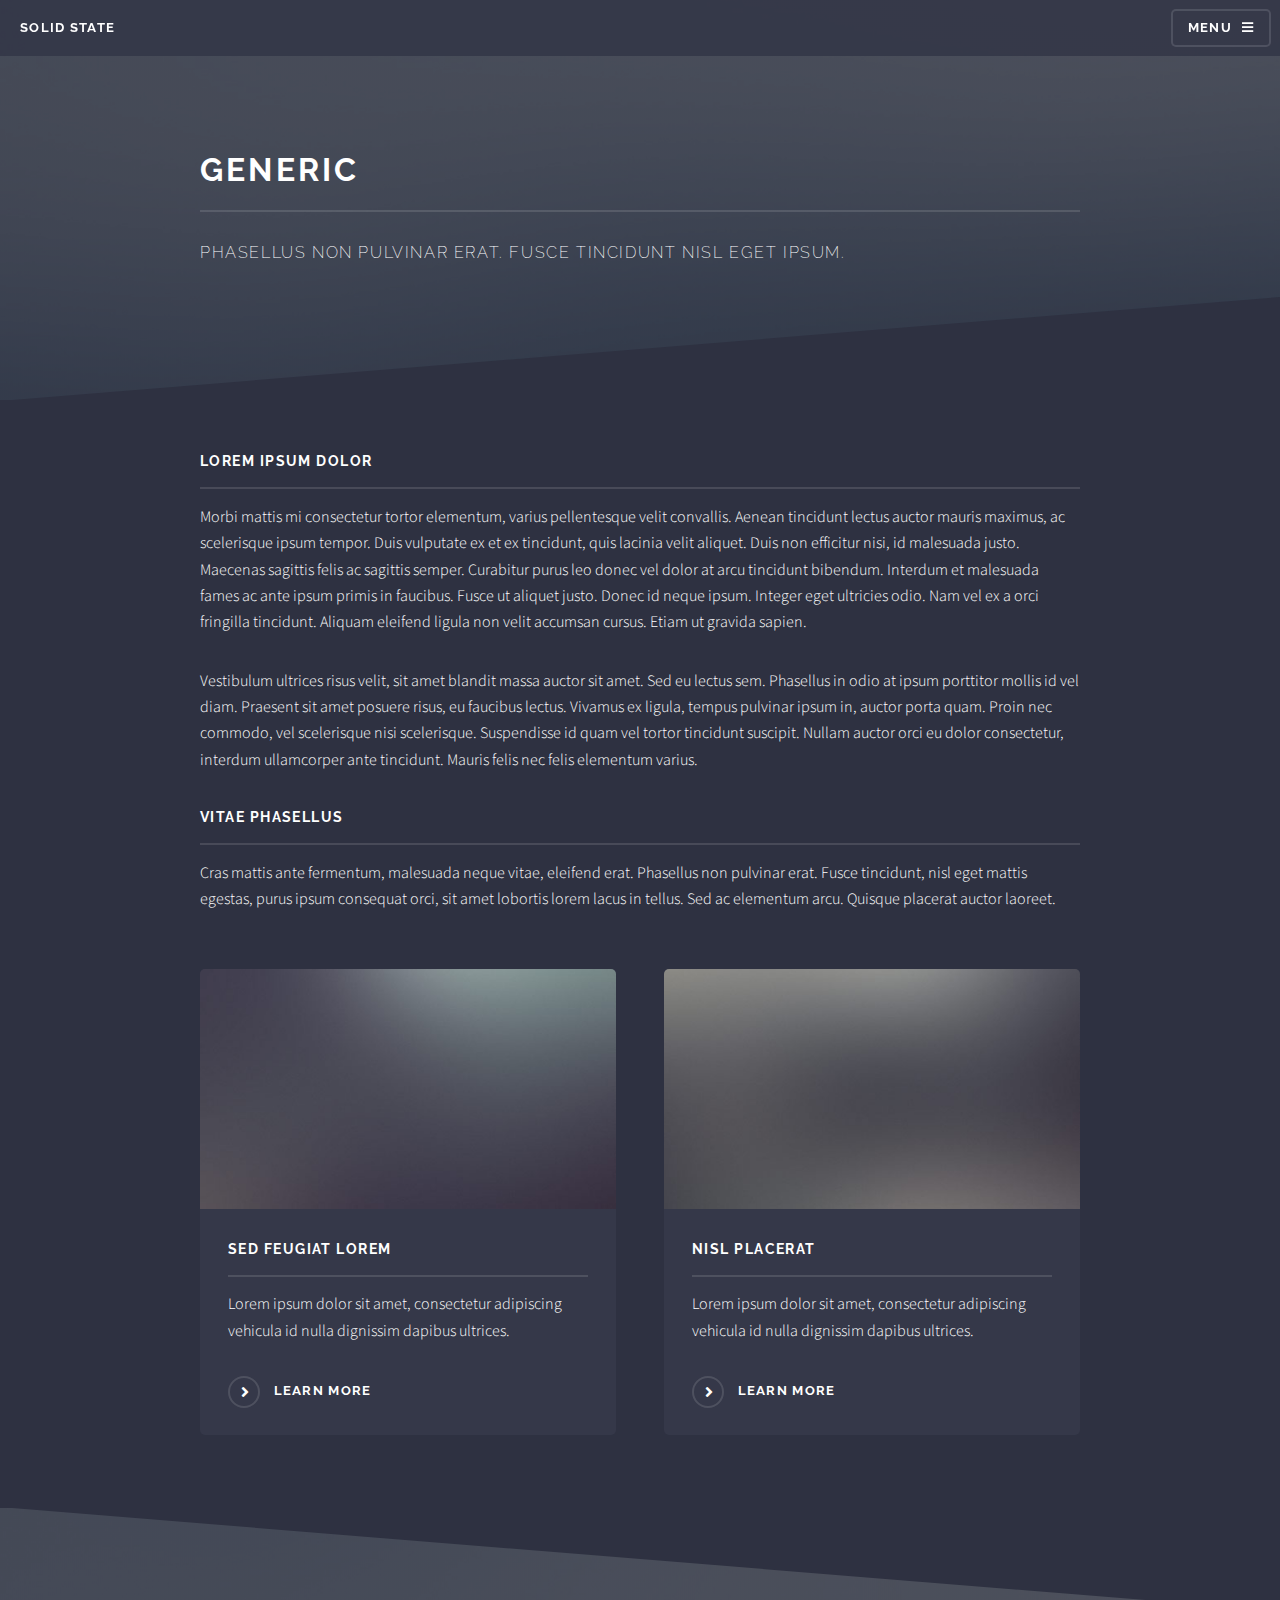
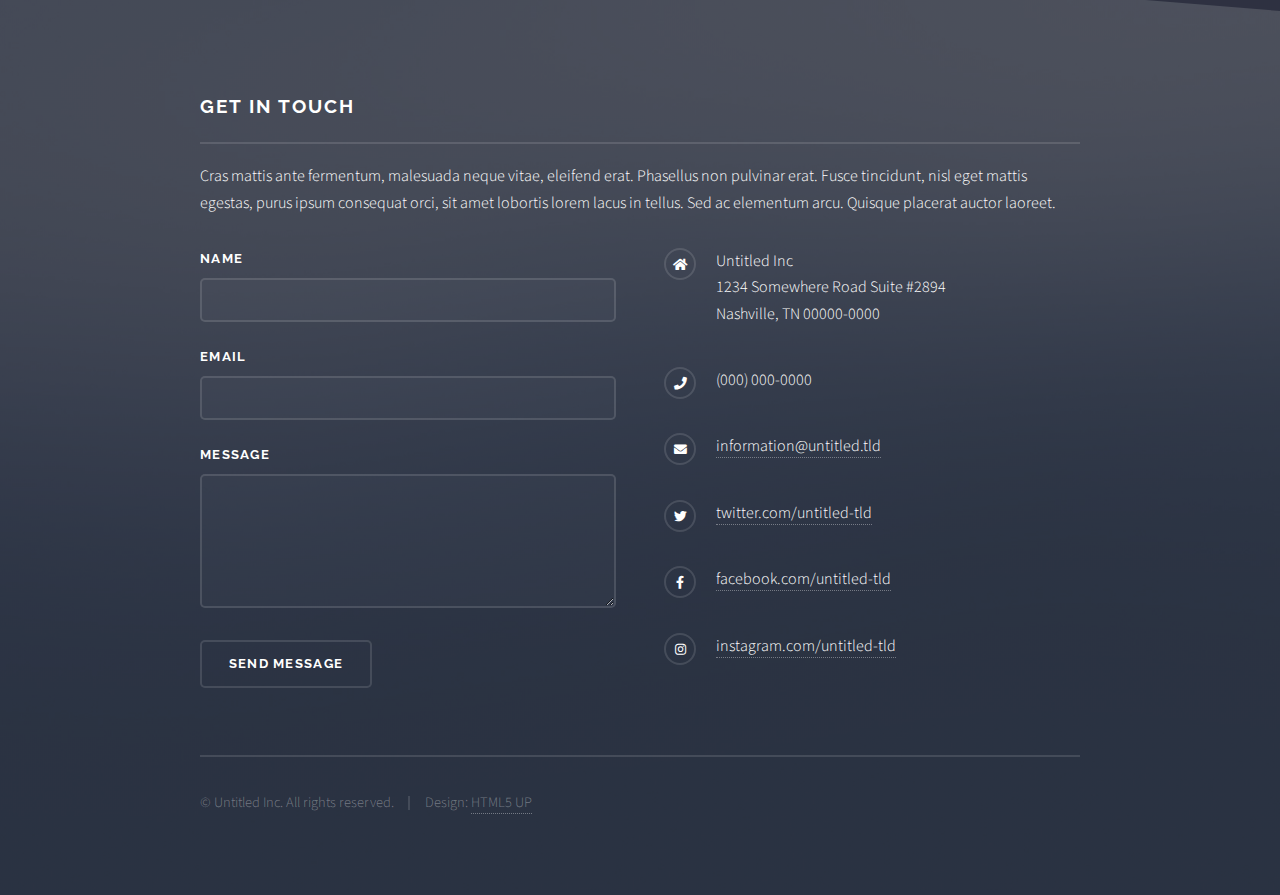
<file: generic.html>
<!DOCTYPE HTML>
<!--
	Solid State by HTML5 UP
	html5up.net | @ajlkn
	Free for personal and commercial use under the CCA 3.0 license (html5up.net/license)
-->
<html>
	<head>
		<title>Generic - Solid State by HTML5 UP</title>
		<meta charset="utf-8" />
		<meta name="viewport" content="width=device-width, initial-scale=1, user-scalable=no" />
		<link rel="stylesheet" href="assets/css/main.css" />
		<noscript><link rel="stylesheet" href="assets/css/noscript.css" /></noscript>
	</head>
	<body class="is-preload">

		<!-- Page Wrapper -->
			<div id="page-wrapper">

				<!-- Header -->
					<header id="header">
						<h1><a href="index.html">Solid State</a></h1>
						<nav>
							<a href="#menu">Menu</a>
						</nav>
					</header>

				<!-- Menu -->
					<nav id="menu">
						<div class="inner">
							<h2>Menu</h2>
							<ul class="links">
								<li><a href="index.html">Home</a></li>
								<li><a href="generic.html">Generic</a></li>
								<li><a href="elements.html">Elements</a></li>
								<li><a href="#">Log In</a></li>
								<li><a href="#">Sign Up</a></li>
							</ul>
							<a href="#" class="close">Close</a>
						</div>
					</nav>

				<!-- Wrapper -->
					<section id="wrapper">
						<header>
							<div class="inner">
								<h2>Generic</h2>
								<p>Phasellus non pulvinar erat. Fusce tincidunt nisl eget ipsum.</p>
							</div>
						</header>

						<!-- Content -->
							<div class="wrapper">
								<div class="inner">

									<h3 class="major">Lorem ipsum dolor</h3>
									<p>Morbi mattis mi consectetur tortor elementum, varius pellentesque velit convallis. Aenean tincidunt lectus auctor mauris maximus, ac scelerisque ipsum tempor. Duis vulputate ex et ex tincidunt, quis lacinia velit aliquet. Duis non efficitur nisi, id malesuada justo. Maecenas sagittis felis ac sagittis semper. Curabitur purus leo donec vel dolor at arcu tincidunt bibendum. Interdum et malesuada fames ac ante ipsum primis in faucibus. Fusce ut aliquet justo. Donec id neque ipsum. Integer eget ultricies odio. Nam vel ex a orci fringilla tincidunt. Aliquam eleifend ligula non velit accumsan cursus. Etiam ut gravida sapien.</p>

									<p>Vestibulum ultrices risus velit, sit amet blandit massa auctor sit amet. Sed eu lectus sem. Phasellus in odio at ipsum porttitor mollis id vel diam. Praesent sit amet posuere risus, eu faucibus lectus. Vivamus ex ligula, tempus pulvinar ipsum in, auctor porta quam. Proin nec commodo, vel scelerisque nisi scelerisque. Suspendisse id quam vel tortor tincidunt suscipit. Nullam auctor orci eu dolor consectetur, interdum ullamcorper ante tincidunt. Mauris felis nec felis elementum varius.</p>

									<h3 class="major">Vitae phasellus</h3>
									<p>Cras mattis ante fermentum, malesuada neque vitae, eleifend erat. Phasellus non pulvinar erat. Fusce tincidunt, nisl eget mattis egestas, purus ipsum consequat orci, sit amet lobortis lorem lacus in tellus. Sed ac elementum arcu. Quisque placerat auctor laoreet.</p>

									<section class="features">
										<article>
											<a href="#" class="image"><img src="images/pic04.jpg" alt="" /></a>
											<h3 class="major">Sed feugiat lorem</h3>
											<p>Lorem ipsum dolor sit amet, consectetur adipiscing vehicula id nulla dignissim dapibus ultrices.</p>
											<a href="#" class="special">Learn more</a>
										</article>
										<article>
											<a href="#" class="image"><img src="images/pic05.jpg" alt="" /></a>
											<h3 class="major">Nisl placerat</h3>
											<p>Lorem ipsum dolor sit amet, consectetur adipiscing vehicula id nulla dignissim dapibus ultrices.</p>
											<a href="#" class="special">Learn more</a>
										</article>
									</section>

								</div>
							</div>

					</section>

				<!-- Footer -->
					<section id="footer">
						<div class="inner">
							<h2 class="major">Get in touch</h2>
							<p>Cras mattis ante fermentum, malesuada neque vitae, eleifend erat. Phasellus non pulvinar erat. Fusce tincidunt, nisl eget mattis egestas, purus ipsum consequat orci, sit amet lobortis lorem lacus in tellus. Sed ac elementum arcu. Quisque placerat auctor laoreet.</p>
							<form method="post" action="#">
								<div class="fields">
									<div class="field">
										<label for="name">Name</label>
										<input type="text" name="name" id="name" />
									</div>
									<div class="field">
										<label for="email">Email</label>
										<input type="email" name="email" id="email" />
									</div>
									<div class="field">
										<label for="message">Message</label>
										<textarea name="message" id="message" rows="4"></textarea>
									</div>
								</div>
								<ul class="actions">
									<li><input type="submit" value="Send Message" /></li>
								</ul>
							</form>
							<ul class="contact">
								<li class="icon solid fa-home">
									Untitled Inc<br />
									1234 Somewhere Road Suite #2894<br />
									Nashville, TN 00000-0000
								</li>
								<li class="icon solid fa-phone">(000) 000-0000</li>
								<li class="icon solid fa-envelope"><a href="#">information@untitled.tld</a></li>
								<li class="icon brands fa-twitter"><a href="#">twitter.com/untitled-tld</a></li>
								<li class="icon brands fa-facebook-f"><a href="#">facebook.com/untitled-tld</a></li>
								<li class="icon brands fa-instagram"><a href="#">instagram.com/untitled-tld</a></li>
							</ul>
							<ul class="copyright">
								<li>&copy; Untitled Inc. All rights reserved.</li><li>Design: <a href="http://html5up.net">HTML5 UP</a></li>
							</ul>
						</div>
					</section>

			</div>

		<!-- Scripts -->
			<script src="assets/js/jquery.min.js"></script>
			<script src="assets/js/jquery.scrollex.min.js"></script>
			<script src="assets/js/browser.min.js"></script>
			<script src="assets/js/breakpoints.min.js"></script>
			<script src="assets/js/util.js"></script>
			<script src="assets/js/main.js"></script>

	</body>
</html>
</file>
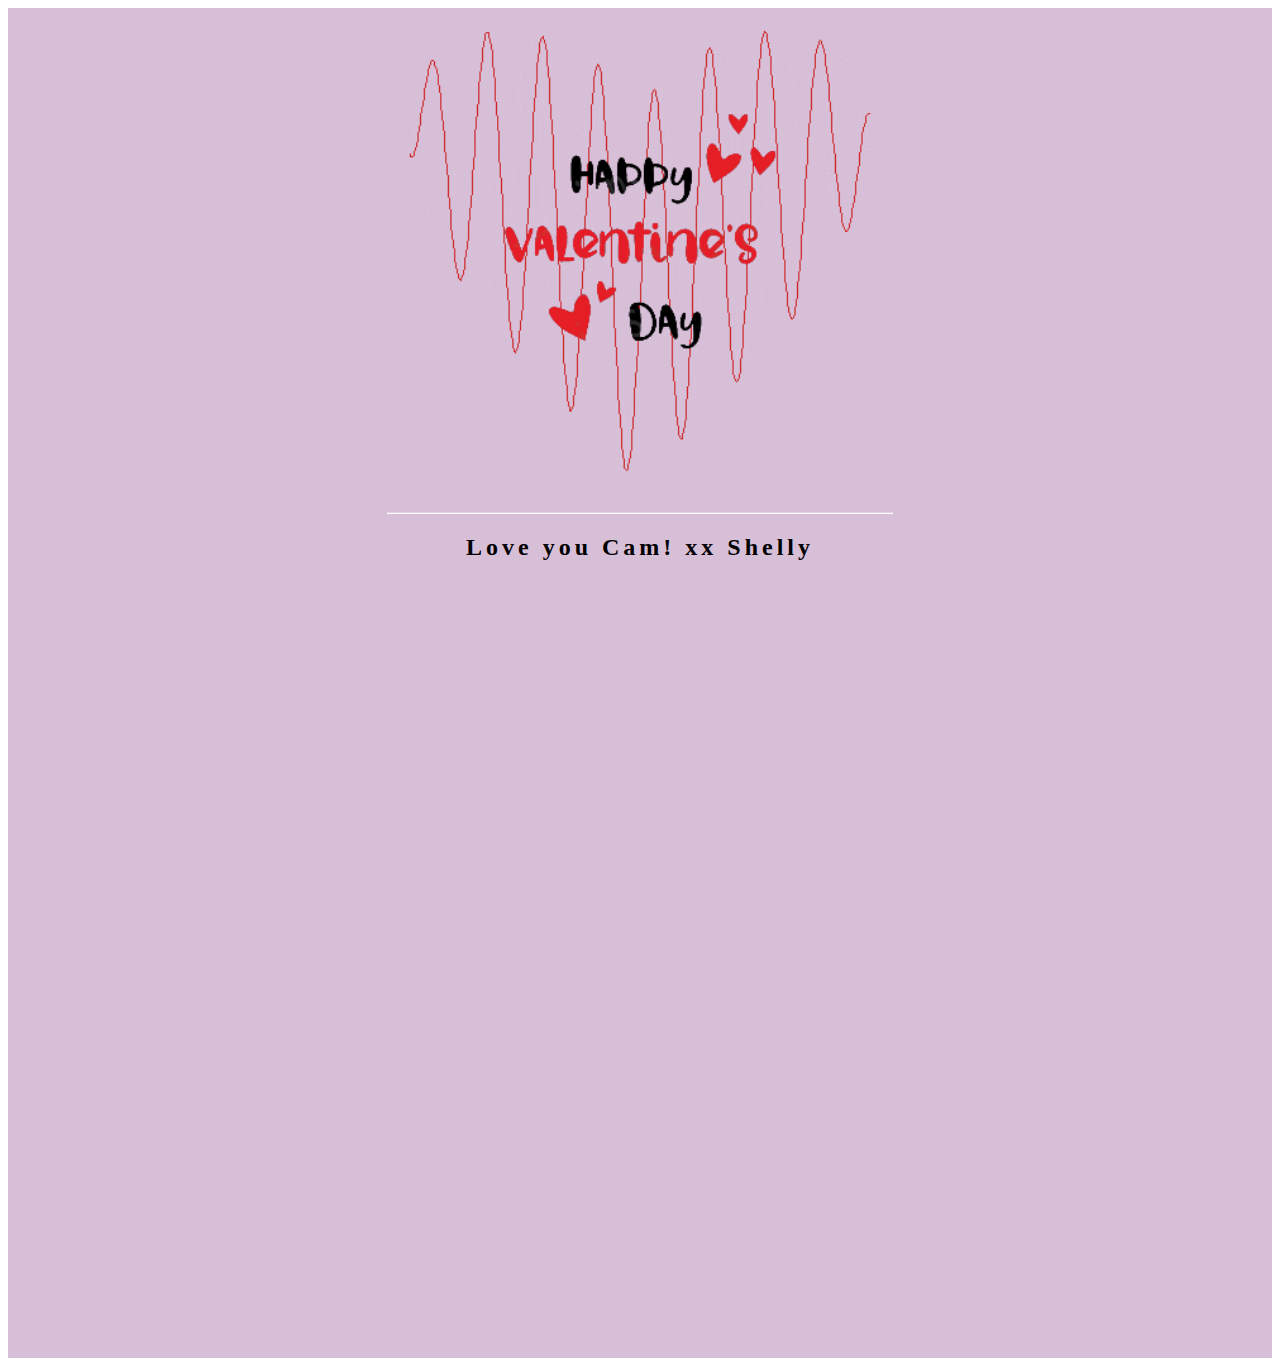
<file: hearts.html>
<!DOCTYPE html>
<html>
    <head>
		<title>Valentine's Message</title>
		<meta charset="utf-8" />
		<meta name="viewport" content="width=device-width, initial-scale=1, user-scalable=no" />
		<!-- <link rel="stylesheet" href="css/main.css" /> -->
        <style>
            .center {
            display: block;
            margin-left: auto;
            margin-right: auto;
            width: 40%;
            }

            h2 {
            font-family: "Brush Script MT", cursive;
            font-size: px;
            text-align: center;
            letter-spacing: 4px;
            }

            .container {
            width: 100%;
            height: 150vh;
            justify-content: center;
            align-items: center;
            flex-direction: column;
            background-color: thistle;
            }

            /* customizable snowflake styling */
            .snowflake {
            color: red;
            font-size: 4em;
            font-family: Arial;
            text-shadow: 0 0 1px #000;
            }

            @-webkit-keyframes snowflakes-fall {
            0% {
                top: -10%;
            }
            100% {
                top: 100%;
            }
            }
            @-webkit-keyframes snowflakes-shake {
            0% {
                -webkit-transform: translateX(0px);
                transform: translateX(0px);
            }
            50% {
                -webkit-transform: translateX(80px);
                transform: translateX(80px);
            }
            100% {
                -webkit-transform: translateX(0px);
                transform: translateX(0px);
            }
            }
            @keyframes snowflakes-fall {
            0% {
                top: -10%;
            }
            100% {
                top: 100%;
            }
            }
            @keyframes snowflakes-shake {
            0% {
                transform: translateX(0px);
            }
            50% {
                transform: translateX(80px);
            }
            100% {
                transform: translateX(0px);
            }
            }

            .snowflake {
            position: fixed;
            top: -10%;
            z-index: 9999;
            -webkit-user-select: none;
            -moz-user-select: none;
            -ms-user-select: none;
            user-select: none;
            cursor: default;
            -webkit-animation-name: snowflakes-fall, snowflakes-shake;
            -webkit-animation-duration: 10s, 3s;
            -webkit-animation-timing-function: linear, ease-in-out;
            -webkit-animation-iteration-count: infinite, infinite;
            -webkit-animation-play-state: running, running;
            animation-name: snowflakes-fall, snowflakes-shake;
            animation-duration: 10s, 3s;
            animation-timing-function: linear, ease-in-out;
            animation-iteration-count: infinite, infinite;
            animation-play-state: running, running;
            }

            .snowflake:nth-of-type(0) {
            left: 1%;
            -webkit-animation-delay: 0s, 0s;
            animation-delay: 0s, 0s;
            }
            .snowflake:nth-of-type(1) {
            left: 10%;
            -webkit-animation-delay: 1s, 1s;
            animation-delay: 1s, 1s;
            }
            .snowflake:nth-of-type(2) {
            left: 20%;
            -webkit-animation-delay: 6s, 0.5s;
            animation-delay: 6s, 0.5s;
            }
            .snowflake:nth-of-type(3) {
            left: 30%;
            -webkit-animation-delay: 4s, 2s;
            animation-delay: 4s, 2s;
            }
            .snowflake:nth-of-type(4) {
            left: 40%;
            -webkit-animation-delay: 2s, 2s;
            animation-delay: 2s, 2s;
            }
            .snowflake:nth-of-type(5) {
            left: 50%;
            -webkit-animation-delay: 8s, 3s;
            animation-delay: 8s, 3s;
            }
            .snowflake:nth-of-type(6) {
            left: 60%;
            -webkit-animation-delay: 6s, 2s;
            animation-delay: 6s, 2s;
            }
            .snowflake:nth-of-type(7) {
            left: 70%;
            -webkit-animation-delay: 2.5s, 1s;
            animation-delay: 2.5s, 1s;
            }
            .snowflake:nth-of-type(8) {
            left: 80%;
            -webkit-animation-delay: 1s, 0s;
            animation-delay: 1s, 0s;
            }
            .snowflake:nth-of-type(9) {
            left: 90%;
            -webkit-animation-delay: 3s, 1.5s;
            animation-delay: 3s, 1.5s;
            }

        </style>
    </head>

    <body>
    <div class="container">

        <div class="snowflakes" aria-hidden="true">
            <div class="snowflake">
            ♥
            </div>
            <div class="snowflake">
            ♡
            </div>
            <div class="snowflake">
            ♥
            </div>
            <div class="snowflake">
            ♡
            </div>
            <div class="snowflake">
            ♥
            </div>
            <div class="snowflake">
            ♡
            </div>
            <div class="snowflake">
            ♥
            </div>
            <div class="snowflake">
            ♡
            </div>
            <div class="snowflake">
            ♥
            </div>
            <div class="snowflake">
            ♡
            </div>
          </div>
          
      <img src="images/heart_animated.gif" alt="heart GIF" class="center">
    
      <h2>Love you Cam! xx Shelly</h2>
    
    </div>
    
</body>

</html>
</file>
<file: assets/css/noscript.css>
/*
	Solid State by HTML5 UP
	html5up.net | @ajlkn
	Free for personal and commercial use under the CCA 3.0 license (html5up.net/license)
*/

/* Banner */

	body.is-preload #banner .logo {
		-moz-transform: none;
		-webkit-transform: none;
		-ms-transform: none;
		transform: none;
		opacity: 1;
	}

	body.is-preload #banner h2 {
		opacity: 1;
		-moz-transform: none;
		-webkit-transform: none;
		-ms-transform: none;
		transform: none;
		-moz-filter: none;
		-webkit-filter: none;
		-ms-filter: none;
		filter: none;
	}

	body.is-preload #banner p {
		opacity: 01;
		-moz-transform: none;
		-webkit-transform: none;
		-ms-transform: none;
		transform: none;
		-moz-filter: none;
		-webkit-filter: none;
		-ms-filter: none;
		filter: none;
	}
</file>
<file: assets/css/main.css>
@import url(fontawesome-all.min.css);
@import url("https://fonts.googleapis.com/css?family=Raleway:200,700|Source+Sans+Pro:300,600,300italic,600italic");

/*
	Solid State by HTML5 UP
	html5up.net | @ajlkn
	Free for personal and commercial use under the CCA 3.0 license (html5up.net/license)
*/

html,
body,
div,
span,
applet,
object,
iframe,
h1,
h2,
h3,
h4,
h5,
h6,
p,
blockquote,
pre,
a,
abbr,
acronym,
address,
big,
cite,
code,
del,
dfn,
em,
img,
ins,
kbd,
q,
s,
samp,
small,
strike,
strong,
sub,
sup,
tt,
var,
b,
u,
i,
center,
dl,
dt,
dd,
ol,
ul,
li,
fieldset,
form,
label,
legend,
table,
caption,
tbody,
tfoot,
thead,
tr,
th,
td,
article,
aside,
canvas,
details,
embed,
figure,
figcaption,
footer,
header,
hgroup,
menu,
nav,
output,
ruby,
section,
summary,
time,
mark,
audio,
video {
  margin: 0;
  padding: 0;
  border: 0;
  font-size: 100%;
  font: inherit;
  vertical-align: baseline;
}

article,
aside,
details,
figcaption,
figure,
footer,
header,
hgroup,
menu,
nav,
section {
  display: block;
}

body {
  line-height: 1;
}

ol,
ul {
  list-style: none;
}

blockquote,
q {
  quotes: none;
}

blockquote:before,
blockquote:after,
q:before,
q:after {
  content: "";
  content: none;
}

table {
  border-collapse: collapse;
  border-spacing: 0;
}

body {
  -webkit-text-size-adjust: none;
}

mark {
  background-color: transparent;
  color: inherit;
}

input::-moz-focus-inner {
  border: 0;
  padding: 0;
}

input,
select,
textarea {
  -moz-appearance: none;
  -webkit-appearance: none;
  -ms-appearance: none;
  appearance: none;
}

/* Basic */

@-ms-viewport {
  width: device-width;
}

body {
  -ms-overflow-style: scrollbar;
}

@media screen and (max-width: 480px) {
  html,
  body {
    min-width: 320px;
  }
}

html {
  box-sizing: border-box;
}

*,
*:before,
*:after {
  box-sizing: inherit;
}

body {
  background-color: #2e3141;
  background-image: linear-gradient(
      to top,
      rgba(46, 49, 65, 0.8),
      rgba(46, 49, 65, 0.8)
    ),
    url("../../images/bg.jpg");
  background-size: auto, cover;
  background-attachment: fixed, fixed;
  background-position: center, center;
}

body.is-preload *,
body.is-preload *:before,
body.is-preload *:after {
  -moz-animation: none !important;
  -webkit-animation: none !important;
  -ms-animation: none !important;
  animation: none !important;
  -moz-transition: none !important;
  -webkit-transition: none !important;
  -ms-transition: none !important;
  transition: none !important;
}

/* Type */

body,
input,
select,
textarea {
  color: #ffffff;
  font-family: "Source Sans Pro", Helvetica, sans-serif;
  font-size: 16.5pt;
  font-weight: 300;
  line-height: 1.65;
}

@media screen and (max-width: 1680px) {
  body,
  input,
  select,
  textarea {
    font-size: 13pt;
  }
}

@media screen and (max-width: 1280px) {
  body,
  input,
  select,
  textarea {
    font-size: 12pt;
  }
}

@media screen and (max-width: 980px) {
  body,
  input,
  select,
  textarea {
    font-size: 12pt;
  }
}

@media screen and (max-width: 736px) {
  body,
  input,
  select,
  textarea {
    font-size: 12pt;
  }
}

@media screen and (max-width: 480px) {
  body,
  input,
  select,
  textarea {
    font-size: 12pt;
  }
}

a {
  -moz-transition: color 0.2s ease-in-out, border-bottom-color 0.2s ease-in-out;
  -webkit-transition: color 0.2s ease-in-out,
    border-bottom-color 0.2s ease-in-out;
  -ms-transition: color 0.2s ease-in-out, border-bottom-color 0.2s ease-in-out;
  transition: color 0.2s ease-in-out, border-bottom-color 0.2s ease-in-out;
  border-bottom: dotted 1px rgba(255, 255, 255, 0.35);
  color: #ffffff;
  text-decoration: none;
}

a:hover {
  border-bottom-color: transparent;
  color: #ffffff !important;
}

a.special:not(.button) {
  text-decoration: none;
  border-bottom: 0;
  display: block;
  font-family: Raleway, Helvetica, sans-serif;
  font-size: 0.8em;
  font-weight: 700;
  letter-spacing: 0.1em;
  margin: 0 0 2em 0;
  text-transform: uppercase;
}

a.special:not(.button):before {
  -moz-osx-font-smoothing: grayscale;
  -webkit-font-smoothing: antialiased;
  display: inline-block;
  font-style: normal;
  font-variant: normal;
  text-rendering: auto;
  line-height: 1;
  text-transform: none !important;
  font-family: "Font Awesome 5 Free";
  font-weight: 900;
}

a.special:not(.button):before {
  -moz-transition: background-color 0.2s ease-in-out;
  -webkit-transition: background-color 0.2s ease-in-out;
  -ms-transition: background-color 0.2s ease-in-out;
  transition: background-color 0.2s ease-in-out;
  border-radius: 100%;
  border: solid 2px rgba(255, 255, 255, 0.125);
  content: "\f105";
  display: inline-block;
  font-size: 1.25em;
  height: 2em;
  line-height: 1.75em;
  margin-right: 0.85em;
  text-align: center;
  text-indent: 0.15em;
  vertical-align: middle;
  width: 2em;
}

a.special:not(.button):hover:before {
  background-color: rgba(255, 255, 255, 0.025);
}

a.special:not(.button):active:before {
  background-color: rgba(255, 255, 255, 0.075);
}

strong,
b {
  color: #ffffff;
  font-weight: 600;
}

em,
i {
  font-style: italic;
}

p {
  margin: 0 0 2em 0;
}

h1,
h2,
h3,
h4,
h5,
h6 {
  color: #ffffff;
  font-family: Raleway, Helvetica, sans-serif;
  font-weight: 700;
  letter-spacing: 0.1em;
  margin: 0 0 1em 0;
  text-transform: uppercase;
}

h1 a,
h2 a,
h3 a,
h4 a,
h5 a,
h6 a {
  color: inherit;
  text-decoration: none;
  border-bottom: 0;
}

h1 span,
h2 span,
h3 span,
h4 span,
h5 span,
h6 span {
  font-weight: 200;
}

h1.major,
h2.major,
h3.major,
h4.major,
h5.major,
h6.major {
  padding-bottom: 1em;
  border-bottom: solid 2px rgba(255, 255, 255, 0.125);
}

h2 {
  font-size: 1.2em;
}

h3 {
  font-size: 0.9em;
}

h4 {
  font-size: 0.7em;
}

h5 {
  font-size: 0.7em;
}

h6 {
  font-size: 0.7em;
}

@media screen and (max-width: 736px) {
  h2 {
    font-size: 1em;
  }

  h3 {
    font-size: 0.8em;
  }
}

sub {
  font-size: 0.8em;
  position: relative;
  top: 0.5em;
}

sup {
  font-size: 0.8em;
  position: relative;
  top: -0.5em;
}

blockquote {
  border-left: solid 4px rgba(255, 255, 255, 0.125);
  font-style: italic;
  margin: 0 0 2em 0;
  padding: 0.5em 0 0.5em 2em;
}

code {
  background: rgba(255, 255, 255, 0.025);
  border-radius: 5px;
  border: solid 2px rgba(255, 255, 255, 0.125);
  font-family: "Courier New", monospace;
  font-size: 0.9em;
  margin: 0 0.25em;
  padding: 0.25em 0.65em;
}

pre {
  -webkit-overflow-scrolling: touch;
  font-family: "Courier New", monospace;
  font-size: 0.9em;
  margin: 0 0 2em 0;
}

pre code {
  display: block;
  line-height: 1.75em;
  padding: 1em 1.5em;
  overflow-x: auto;
}

hr {
  border: 0;
  border-bottom: solid 2px rgba(255, 255, 255, 0.125);
  margin: 2.5em 0;
}

hr.major {
  margin: 4em 0;
}

.align-left {
  text-align: left;
}

.align-center {
  text-align: center;
}

.align-right {
  text-align: right;
}

/* Row */

.row {
  display: flex;
  flex-wrap: wrap;
  box-sizing: border-box;
  align-items: stretch;
}

.row > * {
  box-sizing: border-box;
}

.row.gtr-uniform > * > :last-child {
  margin-bottom: 0;
}

.row.aln-left {
  justify-content: flex-start;
}

.row.aln-center {
  justify-content: center;
}

.row.aln-right {
  justify-content: flex-end;
}

.row.aln-top {
  align-items: flex-start;
}

.row.aln-middle {
  align-items: center;
}

.row.aln-bottom {
  align-items: flex-end;
}

.row > .imp {
  order: -1;
}

.row > .col-1 {
  width: 8.33333%;
}

.row > .off-1 {
  margin-left: 8.33333%;
}

.row > .col-2 {
  width: 16.66667%;
}

.row > .off-2 {
  margin-left: 16.66667%;
}

.row > .col-3 {
  width: 25%;
}

.row > .off-3 {
  margin-left: 25%;
}

.row > .col-4 {
  width: 33.33333%;
}

.row > .off-4 {
  margin-left: 33.33333%;
}

.row > .col-5 {
  width: 41.66667%;
}

.row > .off-5 {
  margin-left: 41.66667%;
}

.row > .col-6 {
  width: 50%;
}

.row > .off-6 {
  margin-left: 50%;
}

.row > .col-7 {
  width: 58.33333%;
}

.row > .off-7 {
  margin-left: 58.33333%;
}

.row > .col-8 {
  width: 66.66667%;
}

.row > .off-8 {
  margin-left: 66.66667%;
}

.row > .col-9 {
  width: 75%;
}

.row > .off-9 {
  margin-left: 75%;
}

.row > .col-10 {
  width: 83.33333%;
}

.row > .off-10 {
  margin-left: 83.33333%;
}

.row > .col-11 {
  width: 91.66667%;
}

.row > .off-11 {
  margin-left: 91.66667%;
}

.row > .col-12 {
  width: 100%;
}

.row > .off-12 {
  margin-left: 100%;
}

.row.gtr-0 {
  margin-top: 0;
  margin-left: 0em;
}

.row.gtr-0 > * {
  padding: 0 0 0 0em;
}

.row.gtr-0.gtr-uniform {
  margin-top: 0em;
}

.row.gtr-0.gtr-uniform > * {
  padding-top: 0em;
}

.row.gtr-25 {
  margin-top: 0;
  margin-left: -0.4375em;
}

.row.gtr-25 > * {
  padding: 0 0 0 0.4375em;
}

.row.gtr-25.gtr-uniform {
  margin-top: -0.4375em;
}

.row.gtr-25.gtr-uniform > * {
  padding-top: 0.4375em;
}

.row.gtr-50 {
  margin-top: 0;
  margin-left: -0.875em;
}

.row.gtr-50 > * {
  padding: 0 0 0 0.875em;
}

.row.gtr-50.gtr-uniform {
  margin-top: -0.875em;
}

.row.gtr-50.gtr-uniform > * {
  padding-top: 0.875em;
}

.row {
  margin-top: 0;
  margin-left: -1.75em;
}

.row > * {
  padding: 0 0 0 1.75em;
}

.row.gtr-uniform {
  margin-top: -1.75em;
}

.row.gtr-uniform > * {
  padding-top: 1.75em;
}

.row.gtr-150 {
  margin-top: 0;
  margin-left: -2.625em;
}

.row.gtr-150 > * {
  padding: 0 0 0 2.625em;
}

.row.gtr-150.gtr-uniform {
  margin-top: -2.625em;
}

.row.gtr-150.gtr-uniform > * {
  padding-top: 2.625em;
}

.row.gtr-200 {
  margin-top: 0;
  margin-left: -3.5em;
}

.row.gtr-200 > * {
  padding: 0 0 0 3.5em;
}

.row.gtr-200.gtr-uniform {
  margin-top: -3.5em;
}

.row.gtr-200.gtr-uniform > * {
  padding-top: 3.5em;
}

@media screen and (max-width: 1680px) {
  .row {
    display: flex;
    flex-wrap: wrap;
    box-sizing: border-box;
    align-items: stretch;
  }

  .row > * {
    box-sizing: border-box;
  }

  .row.gtr-uniform > * > :last-child {
    margin-bottom: 0;
  }

  .row.aln-left {
    justify-content: flex-start;
  }

  .row.aln-center {
    justify-content: center;
  }

  .row.aln-right {
    justify-content: flex-end;
  }

  .row.aln-top {
    align-items: flex-start;
  }

  .row.aln-middle {
    align-items: center;
  }

  .row.aln-bottom {
    align-items: flex-end;
  }

  .row > .imp-xlarge {
    order: -1;
  }

  .row > .col-1-xlarge {
    width: 8.33333%;
  }

  .row > .off-1-xlarge {
    margin-left: 8.33333%;
  }

  .row > .col-2-xlarge {
    width: 16.66667%;
  }

  .row > .off-2-xlarge {
    margin-left: 16.66667%;
  }

  .row > .col-3-xlarge {
    width: 25%;
  }

  .row > .off-3-xlarge {
    margin-left: 25%;
  }

  .row > .col-4-xlarge {
    width: 33.33333%;
  }

  .row > .off-4-xlarge {
    margin-left: 33.33333%;
  }

  .row > .col-5-xlarge {
    width: 41.66667%;
  }

  .row > .off-5-xlarge {
    margin-left: 41.66667%;
  }

  .row > .col-6-xlarge {
    width: 50%;
  }

  .row > .off-6-xlarge {
    margin-left: 50%;
  }

  .row > .col-7-xlarge {
    width: 58.33333%;
  }

  .row > .off-7-xlarge {
    margin-left: 58.33333%;
  }

  .row > .col-8-xlarge {
    width: 66.66667%;
  }

  .row > .off-8-xlarge {
    margin-left: 66.66667%;
  }

  .row > .col-9-xlarge {
    width: 75%;
  }

  .row > .off-9-xlarge {
    margin-left: 75%;
  }

  .row > .col-10-xlarge {
    width: 83.33333%;
  }

  .row > .off-10-xlarge {
    margin-left: 83.33333%;
  }

  .row > .col-11-xlarge {
    width: 91.66667%;
  }

  .row > .off-11-xlarge {
    margin-left: 91.66667%;
  }

  .row > .col-12-xlarge {
    width: 100%;
  }

  .row > .off-12-xlarge {
    margin-left: 100%;
  }

  .row.gtr-0 {
    margin-top: 0;
    margin-left: 0em;
  }

  .row.gtr-0 > * {
    padding: 0 0 0 0em;
  }

  .row.gtr-0.gtr-uniform {
    margin-top: 0em;
  }

  .row.gtr-0.gtr-uniform > * {
    padding-top: 0em;
  }

  .row.gtr-25 {
    margin-top: 0;
    margin-left: -0.4375em;
  }

  .row.gtr-25 > * {
    padding: 0 0 0 0.4375em;
  }

  .row.gtr-25.gtr-uniform {
    margin-top: -0.4375em;
  }

  .row.gtr-25.gtr-uniform > * {
    padding-top: 0.4375em;
  }

  .row.gtr-50 {
    margin-top: 0;
    margin-left: -0.875em;
  }

  .row.gtr-50 > * {
    padding: 0 0 0 0.875em;
  }

  .row.gtr-50.gtr-uniform {
    margin-top: -0.875em;
  }

  .row.gtr-50.gtr-uniform > * {
    padding-top: 0.875em;
  }

  .row {
    margin-top: 0;
    margin-left: -1.75em;
  }

  .row > * {
    padding: 0 0 0 1.75em;
  }

  .row.gtr-uniform {
    margin-top: -1.75em;
  }

  .row.gtr-uniform > * {
    padding-top: 1.75em;
  }

  .row.gtr-150 {
    margin-top: 0;
    margin-left: -2.625em;
  }

  .row.gtr-150 > * {
    padding: 0 0 0 2.625em;
  }

  .row.gtr-150.gtr-uniform {
    margin-top: -2.625em;
  }

  .row.gtr-150.gtr-uniform > * {
    padding-top: 2.625em;
  }

  .row.gtr-200 {
    margin-top: 0;
    margin-left: -3.5em;
  }

  .row.gtr-200 > * {
    padding: 0 0 0 3.5em;
  }

  .row.gtr-200.gtr-uniform {
    margin-top: -3.5em;
  }

  .row.gtr-200.gtr-uniform > * {
    padding-top: 3.5em;
  }
}

@media screen and (max-width: 1280px) {
  .row {
    display: flex;
    flex-wrap: wrap;
    box-sizing: border-box;
    align-items: stretch;
  }

  .row > * {
    box-sizing: border-box;
  }

  .row.gtr-uniform > * > :last-child {
    margin-bottom: 0;
  }

  .row.aln-left {
    justify-content: flex-start;
  }

  .row.aln-center {
    justify-content: center;
  }

  .row.aln-right {
    justify-content: flex-end;
  }

  .row.aln-top {
    align-items: flex-start;
  }

  .row.aln-middle {
    align-items: center;
  }

  .row.aln-bottom {
    align-items: flex-end;
  }

  .row > .imp-large {
    order: -1;
  }

  .row > .col-1-large {
    width: 8.33333%;
  }

  .row > .off-1-large {
    margin-left: 8.33333%;
  }

  .row > .col-2-large {
    width: 16.66667%;
  }

  .row > .off-2-large {
    margin-left: 16.66667%;
  }

  .row > .col-3-large {
    width: 25%;
  }

  .row > .off-3-large {
    margin-left: 25%;
  }

  .row > .col-4-large {
    width: 33.33333%;
  }

  .row > .off-4-large {
    margin-left: 33.33333%;
  }

  .row > .col-5-large {
    width: 41.66667%;
  }

  .row > .off-5-large {
    margin-left: 41.66667%;
  }

  .row > .col-6-large {
    width: 50%;
  }

  .row > .off-6-large {
    margin-left: 50%;
  }

  .row > .col-7-large {
    width: 58.33333%;
  }

  .row > .off-7-large {
    margin-left: 58.33333%;
  }

  .row > .col-8-large {
    width: 66.66667%;
  }

  .row > .off-8-large {
    margin-left: 66.66667%;
  }

  .row > .col-9-large {
    width: 75%;
  }

  .row > .off-9-large {
    margin-left: 75%;
  }

  .row > .col-10-large {
    width: 83.33333%;
  }

  .row > .off-10-large {
    margin-left: 83.33333%;
  }

  .row > .col-11-large {
    width: 91.66667%;
  }

  .row > .off-11-large {
    margin-left: 91.66667%;
  }

  .row > .col-12-large {
    width: 100%;
  }

  .row > .off-12-large {
    margin-left: 100%;
  }

  .row.gtr-0 {
    margin-top: 0;
    margin-left: 0em;
  }

  .row.gtr-0 > * {
    padding: 0 0 0 0em;
  }

  .row.gtr-0.gtr-uniform {
    margin-top: 0em;
  }

  .row.gtr-0.gtr-uniform > * {
    padding-top: 0em;
  }

  .row.gtr-25 {
    margin-top: 0;
    margin-left: -0.4375em;
  }

  .row.gtr-25 > * {
    padding: 0 0 0 0.4375em;
  }

  .row.gtr-25.gtr-uniform {
    margin-top: -0.4375em;
  }

  .row.gtr-25.gtr-uniform > * {
    padding-top: 0.4375em;
  }

  .row.gtr-50 {
    margin-top: 0;
    margin-left: -0.875em;
  }

  .row.gtr-50 > * {
    padding: 0 0 0 0.875em;
  }

  .row.gtr-50.gtr-uniform {
    margin-top: -0.875em;
  }

  .row.gtr-50.gtr-uniform > * {
    padding-top: 0.875em;
  }

  .row {
    margin-top: 0;
    margin-left: -1.75em;
  }

  .row > * {
    padding: 0 0 0 1.75em;
  }

  .row.gtr-uniform {
    margin-top: -1.75em;
  }

  .row.gtr-uniform > * {
    padding-top: 1.75em;
  }

  .row.gtr-150 {
    margin-top: 0;
    margin-left: -2.625em;
  }

  .row.gtr-150 > * {
    padding: 0 0 0 2.625em;
  }

  .row.gtr-150.gtr-uniform {
    margin-top: -2.625em;
  }

  .row.gtr-150.gtr-uniform > * {
    padding-top: 2.625em;
  }

  .row.gtr-200 {
    margin-top: 0;
    margin-left: -3.5em;
  }

  .row.gtr-200 > * {
    padding: 0 0 0 3.5em;
  }

  .row.gtr-200.gtr-uniform {
    margin-top: -3.5em;
  }

  .row.gtr-200.gtr-uniform > * {
    padding-top: 3.5em;
  }
}

@media screen and (max-width: 980px) {
  .row {
    display: flex;
    flex-wrap: wrap;
    box-sizing: border-box;
    align-items: stretch;
  }

  .row > * {
    box-sizing: border-box;
  }

  .row.gtr-uniform > * > :last-child {
    margin-bottom: 0;
  }

  .row.aln-left {
    justify-content: flex-start;
  }

  .row.aln-center {
    justify-content: center;
  }

  .row.aln-right {
    justify-content: flex-end;
  }

  .row.aln-top {
    align-items: flex-start;
  }

  .row.aln-middle {
    align-items: center;
  }

  .row.aln-bottom {
    align-items: flex-end;
  }

  .row > .imp-medium {
    order: -1;
  }

  .row > .col-1-medium {
    width: 8.33333%;
  }

  .row > .off-1-medium {
    margin-left: 8.33333%;
  }

  .row > .col-2-medium {
    width: 16.66667%;
  }

  .row > .off-2-medium {
    margin-left: 16.66667%;
  }

  .row > .col-3-medium {
    width: 25%;
  }

  .row > .off-3-medium {
    margin-left: 25%;
  }

  .row > .col-4-medium {
    width: 33.33333%;
  }

  .row > .off-4-medium {
    margin-left: 33.33333%;
  }

  .row > .col-5-medium {
    width: 41.66667%;
  }

  .row > .off-5-medium {
    margin-left: 41.66667%;
  }

  .row > .col-6-medium {
    width: 50%;
  }

  .row > .off-6-medium {
    margin-left: 50%;
  }

  .row > .col-7-medium {
    width: 58.33333%;
  }

  .row > .off-7-medium {
    margin-left: 58.33333%;
  }

  .row > .col-8-medium {
    width: 66.66667%;
  }

  .row > .off-8-medium {
    margin-left: 66.66667%;
  }

  .row > .col-9-medium {
    width: 75%;
  }

  .row > .off-9-medium {
    margin-left: 75%;
  }

  .row > .col-10-medium {
    width: 83.33333%;
  }

  .row > .off-10-medium {
    margin-left: 83.33333%;
  }

  .row > .col-11-medium {
    width: 91.66667%;
  }

  .row > .off-11-medium {
    margin-left: 91.66667%;
  }

  .row > .col-12-medium {
    width: 100%;
  }

  .row > .off-12-medium {
    margin-left: 100%;
  }

  .row.gtr-0 {
    margin-top: 0;
    margin-left: 0em;
  }

  .row.gtr-0 > * {
    padding: 0 0 0 0em;
  }

  .row.gtr-0.gtr-uniform {
    margin-top: 0em;
  }

  .row.gtr-0.gtr-uniform > * {
    padding-top: 0em;
  }

  .row.gtr-25 {
    margin-top: 0;
    margin-left: -0.4375em;
  }

  .row.gtr-25 > * {
    padding: 0 0 0 0.4375em;
  }

  .row.gtr-25.gtr-uniform {
    margin-top: -0.4375em;
  }

  .row.gtr-25.gtr-uniform > * {
    padding-top: 0.4375em;
  }

  .row.gtr-50 {
    margin-top: 0;
    margin-left: -0.875em;
  }

  .row.gtr-50 > * {
    padding: 0 0 0 0.875em;
  }

  .row.gtr-50.gtr-uniform {
    margin-top: -0.875em;
  }

  .row.gtr-50.gtr-uniform > * {
    padding-top: 0.875em;
  }

  .row {
    margin-top: 0;
    margin-left: -1.75em;
  }

  .row > * {
    padding: 0 0 0 1.75em;
  }

  .row.gtr-uniform {
    margin-top: -1.75em;
  }

  .row.gtr-uniform > * {
    padding-top: 1.75em;
  }

  .row.gtr-150 {
    margin-top: 0;
    margin-left: -2.625em;
  }

  .row.gtr-150 > * {
    padding: 0 0 0 2.625em;
  }

  .row.gtr-150.gtr-uniform {
    margin-top: -2.625em;
  }

  .row.gtr-150.gtr-uniform > * {
    padding-top: 2.625em;
  }

  .row.gtr-200 {
    margin-top: 0;
    margin-left: -3.5em;
  }

  .row.gtr-200 > * {
    padding: 0 0 0 3.5em;
  }

  .row.gtr-200.gtr-uniform {
    margin-top: -3.5em;
  }

  .row.gtr-200.gtr-uniform > * {
    padding-top: 3.5em;
  }
}

@media screen and (max-width: 736px) {
  .row {
    display: flex;
    flex-wrap: wrap;
    box-sizing: border-box;
    align-items: stretch;
  }

  .row > * {
    box-sizing: border-box;
  }

  .row.gtr-uniform > * > :last-child {
    margin-bottom: 0;
  }

  .row.aln-left {
    justify-content: flex-start;
  }

  .row.aln-center {
    justify-content: center;
  }

  .row.aln-right {
    justify-content: flex-end;
  }

  .row.aln-top {
    align-items: flex-start;
  }

  .row.aln-middle {
    align-items: center;
  }

  .row.aln-bottom {
    align-items: flex-end;
  }

  .row > .imp-small {
    order: -1;
  }

  .row > .col-1-small {
    width: 8.33333%;
  }

  .row > .off-1-small {
    margin-left: 8.33333%;
  }

  .row > .col-2-small {
    width: 16.66667%;
  }

  .row > .off-2-small {
    margin-left: 16.66667%;
  }

  .row > .col-3-small {
    width: 25%;
  }

  .row > .off-3-small {
    margin-left: 25%;
  }

  .row > .col-4-small {
    width: 33.33333%;
  }

  .row > .off-4-small {
    margin-left: 33.33333%;
  }

  .row > .col-5-small {
    width: 41.66667%;
  }

  .row > .off-5-small {
    margin-left: 41.66667%;
  }

  .row > .col-6-small {
    width: 50%;
  }

  .row > .off-6-small {
    margin-left: 50%;
  }

  .row > .col-7-small {
    width: 58.33333%;
  }

  .row > .off-7-small {
    margin-left: 58.33333%;
  }

  .row > .col-8-small {
    width: 66.66667%;
  }

  .row > .off-8-small {
    margin-left: 66.66667%;
  }

  .row > .col-9-small {
    width: 75%;
  }

  .row > .off-9-small {
    margin-left: 75%;
  }

  .row > .col-10-small {
    width: 83.33333%;
  }

  .row > .off-10-small {
    margin-left: 83.33333%;
  }

  .row > .col-11-small {
    width: 91.66667%;
  }

  .row > .off-11-small {
    margin-left: 91.66667%;
  }

  .row > .col-12-small {
    width: 100%;
  }

  .row > .off-12-small {
    margin-left: 100%;
  }

  .row.gtr-0 {
    margin-top: 0;
    margin-left: 0em;
  }

  .row.gtr-0 > * {
    padding: 0 0 0 0em;
  }

  .row.gtr-0.gtr-uniform {
    margin-top: 0em;
  }

  .row.gtr-0.gtr-uniform > * {
    padding-top: 0em;
  }

  .row.gtr-25 {
    margin-top: 0;
    margin-left: -0.3125em;
  }

  .row.gtr-25 > * {
    padding: 0 0 0 0.3125em;
  }

  .row.gtr-25.gtr-uniform {
    margin-top: -0.3125em;
  }

  .row.gtr-25.gtr-uniform > * {
    padding-top: 0.3125em;
  }

  .row.gtr-50 {
    margin-top: 0;
    margin-left: -0.625em;
  }

  .row.gtr-50 > * {
    padding: 0 0 0 0.625em;
  }

  .row.gtr-50.gtr-uniform {
    margin-top: -0.625em;
  }

  .row.gtr-50.gtr-uniform > * {
    padding-top: 0.625em;
  }

  .row {
    margin-top: 0;
    margin-left: -1.25em;
  }

  .row > * {
    padding: 0 0 0 1.25em;
  }

  .row.gtr-uniform {
    margin-top: -1.25em;
  }

  .row.gtr-uniform > * {
    padding-top: 1.25em;
  }

  .row.gtr-150 {
    margin-top: 0;
    margin-left: -1.875em;
  }

  .row.gtr-150 > * {
    padding: 0 0 0 1.875em;
  }

  .row.gtr-150.gtr-uniform {
    margin-top: -1.875em;
  }

  .row.gtr-150.gtr-uniform > * {
    padding-top: 1.875em;
  }

  .row.gtr-200 {
    margin-top: 0;
    margin-left: -2.5em;
  }

  .row.gtr-200 > * {
    padding: 0 0 0 2.5em;
  }

  .row.gtr-200.gtr-uniform {
    margin-top: -2.5em;
  }

  .row.gtr-200.gtr-uniform > * {
    padding-top: 2.5em;
  }
}

@media screen and (max-width: 480px) {
  .row {
    display: flex;
    flex-wrap: wrap;
    box-sizing: border-box;
    align-items: stretch;
  }

  .row > * {
    box-sizing: border-box;
  }

  .row.gtr-uniform > * > :last-child {
    margin-bottom: 0;
  }

  .row.aln-left {
    justify-content: flex-start;
  }

  .row.aln-center {
    justify-content: center;
  }

  .row.aln-right {
    justify-content: flex-end;
  }

  .row.aln-top {
    align-items: flex-start;
  }

  .row.aln-middle {
    align-items: center;
  }

  .row.aln-bottom {
    align-items: flex-end;
  }

  .row > .imp-xsmall {
    order: -1;
  }

  .row > .col-1-xsmall {
    width: 8.33333%;
  }

  .row > .off-1-xsmall {
    margin-left: 8.33333%;
  }

  .row > .col-2-xsmall {
    width: 16.66667%;
  }

  .row > .off-2-xsmall {
    margin-left: 16.66667%;
  }

  .row > .col-3-xsmall {
    width: 25%;
  }

  .row > .off-3-xsmall {
    margin-left: 25%;
  }

  .row > .col-4-xsmall {
    width: 33.33333%;
  }

  .row > .off-4-xsmall {
    margin-left: 33.33333%;
  }

  .row > .col-5-xsmall {
    width: 41.66667%;
  }

  .row > .off-5-xsmall {
    margin-left: 41.66667%;
  }

  .row > .col-6-xsmall {
    width: 50%;
  }

  .row > .off-6-xsmall {
    margin-left: 50%;
  }

  .row > .col-7-xsmall {
    width: 58.33333%;
  }

  .row > .off-7-xsmall {
    margin-left: 58.33333%;
  }

  .row > .col-8-xsmall {
    width: 66.66667%;
  }

  .row > .off-8-xsmall {
    margin-left: 66.66667%;
  }

  .row > .col-9-xsmall {
    width: 75%;
  }

  .row > .off-9-xsmall {
    margin-left: 75%;
  }

  .row > .col-10-xsmall {
    width: 83.33333%;
  }

  .row > .off-10-xsmall {
    margin-left: 83.33333%;
  }

  .row > .col-11-xsmall {
    width: 91.66667%;
  }

  .row > .off-11-xsmall {
    margin-left: 91.66667%;
  }

  .row > .col-12-xsmall {
    width: 100%;
  }

  .row > .off-12-xsmall {
    margin-left: 100%;
  }

  .row.gtr-0 {
    margin-top: 0;
    margin-left: 0em;
  }

  .row.gtr-0 > * {
    padding: 0 0 0 0em;
  }

  .row.gtr-0.gtr-uniform {
    margin-top: 0em;
  }

  .row.gtr-0.gtr-uniform > * {
    padding-top: 0em;
  }

  .row.gtr-25 {
    margin-top: 0;
    margin-left: -0.3125em;
  }

  .row.gtr-25 > * {
    padding: 0 0 0 0.3125em;
  }

  .row.gtr-25.gtr-uniform {
    margin-top: -0.3125em;
  }

  .row.gtr-25.gtr-uniform > * {
    padding-top: 0.3125em;
  }

  .row.gtr-50 {
    margin-top: 0;
    margin-left: -0.625em;
  }

  .row.gtr-50 > * {
    padding: 0 0 0 0.625em;
  }

  .row.gtr-50.gtr-uniform {
    margin-top: -0.625em;
  }

  .row.gtr-50.gtr-uniform > * {
    padding-top: 0.625em;
  }

  .row {
    margin-top: 0;
    margin-left: -1.25em;
  }

  .row > * {
    padding: 0 0 0 1.25em;
  }

  .row.gtr-uniform {
    margin-top: -1.25em;
  }

  .row.gtr-uniform > * {
    padding-top: 1.25em;
  }

  .row.gtr-150 {
    margin-top: 0;
    margin-left: -1.875em;
  }

  .row.gtr-150 > * {
    padding: 0 0 0 1.875em;
  }

  .row.gtr-150.gtr-uniform {
    margin-top: -1.875em;
  }

  .row.gtr-150.gtr-uniform > * {
    padding-top: 1.875em;
  }

  .row.gtr-200 {
    margin-top: 0;
    margin-left: -2.5em;
  }

  .row.gtr-200 > * {
    padding: 0 0 0 2.5em;
  }

  .row.gtr-200.gtr-uniform {
    margin-top: -2.5em;
  }

  .row.gtr-200.gtr-uniform > * {
    padding-top: 2.5em;
  }
}

@media screen and (max-width: 360px) {
  .row {
    display: flex;
    flex-wrap: wrap;
    box-sizing: border-box;
    align-items: stretch;
  }

  .row > * {
    box-sizing: border-box;
  }

  .row.gtr-uniform > * > :last-child {
    margin-bottom: 0;
  }

  .row.aln-left {
    justify-content: flex-start;
  }

  .row.aln-center {
    justify-content: center;
  }

  .row.aln-right {
    justify-content: flex-end;
  }

  .row.aln-top {
    align-items: flex-start;
  }

  .row.aln-middle {
    align-items: center;
  }

  .row.aln-bottom {
    align-items: flex-end;
  }

  .row > .imp-xxsmall {
    order: -1;
  }

  .row > .col-1-xxsmall {
    width: 8.33333%;
  }

  .row > .off-1-xxsmall {
    margin-left: 8.33333%;
  }

  .row > .col-2-xxsmall {
    width: 16.66667%;
  }

  .row > .off-2-xxsmall {
    margin-left: 16.66667%;
  }

  .row > .col-3-xxsmall {
    width: 25%;
  }

  .row > .off-3-xxsmall {
    margin-left: 25%;
  }

  .row > .col-4-xxsmall {
    width: 33.33333%;
  }

  .row > .off-4-xxsmall {
    margin-left: 33.33333%;
  }

  .row > .col-5-xxsmall {
    width: 41.66667%;
  }

  .row > .off-5-xxsmall {
    margin-left: 41.66667%;
  }

  .row > .col-6-xxsmall {
    width: 50%;
  }

  .row > .off-6-xxsmall {
    margin-left: 50%;
  }

  .row > .col-7-xxsmall {
    width: 58.33333%;
  }

  .row > .off-7-xxsmall {
    margin-left: 58.33333%;
  }

  .row > .col-8-xxsmall {
    width: 66.66667%;
  }

  .row > .off-8-xxsmall {
    margin-left: 66.66667%;
  }

  .row > .col-9-xxsmall {
    width: 75%;
  }

  .row > .off-9-xxsmall {
    margin-left: 75%;
  }

  .row > .col-10-xxsmall {
    width: 83.33333%;
  }

  .row > .off-10-xxsmall {
    margin-left: 83.33333%;
  }

  .row > .col-11-xxsmall {
    width: 91.66667%;
  }

  .row > .off-11-xxsmall {
    margin-left: 91.66667%;
  }

  .row > .col-12-xxsmall {
    width: 100%;
  }

  .row > .off-12-xxsmall {
    margin-left: 100%;
  }

  .row.gtr-0 {
    margin-top: 0;
    margin-left: 0em;
  }

  .row.gtr-0 > * {
    padding: 0 0 0 0em;
  }

  .row.gtr-0.gtr-uniform {
    margin-top: 0em;
  }

  .row.gtr-0.gtr-uniform > * {
    padding-top: 0em;
  }

  .row.gtr-25 {
    margin-top: 0;
    margin-left: -0.3125em;
  }

  .row.gtr-25 > * {
    padding: 0 0 0 0.3125em;
  }

  .row.gtr-25.gtr-uniform {
    margin-top: -0.3125em;
  }

  .row.gtr-25.gtr-uniform > * {
    padding-top: 0.3125em;
  }

  .row.gtr-50 {
    margin-top: 0;
    margin-left: -0.625em;
  }

  .row.gtr-50 > * {
    padding: 0 0 0 0.625em;
  }

  .row.gtr-50.gtr-uniform {
    margin-top: -0.625em;
  }

  .row.gtr-50.gtr-uniform > * {
    padding-top: 0.625em;
  }

  .row {
    margin-top: 0;
    margin-left: -1.25em;
  }

  .row > * {
    padding: 0 0 0 1.25em;
  }

  .row.gtr-uniform {
    margin-top: -1.25em;
  }

  .row.gtr-uniform > * {
    padding-top: 1.25em;
  }

  .row.gtr-150 {
    margin-top: 0;
    margin-left: -1.875em;
  }

  .row.gtr-150 > * {
    padding: 0 0 0 1.875em;
  }

  .row.gtr-150.gtr-uniform {
    margin-top: -1.875em;
  }

  .row.gtr-150.gtr-uniform > * {
    padding-top: 1.875em;
  }

  .row.gtr-200 {
    margin-top: 0;
    margin-left: -2.5em;
  }

  .row.gtr-200 > * {
    padding: 0 0 0 2.5em;
  }

  .row.gtr-200.gtr-uniform {
    margin-top: -2.5em;
  }

  .row.gtr-200.gtr-uniform > * {
    padding-top: 2.5em;
  }
}

/* Section/Article */

section.special,
article.special {
  text-align: center;
}

/* Form */

form {
  margin: 0 0 2em 0;
}

form > :last-child {
  margin-bottom: 0;
}

form > .fields {
  display: -moz-flex;
  display: -webkit-flex;
  display: -ms-flex;
  display: flex;
  -moz-flex-wrap: wrap;
  -webkit-flex-wrap: wrap;
  -ms-flex-wrap: wrap;
  flex-wrap: wrap;
  width: calc(100% + 3em);
  margin: -1.5em 0 2em -1.5em;
}

form > .fields > .field {
  -moz-flex-grow: 0;
  -webkit-flex-grow: 0;
  -ms-flex-grow: 0;
  flex-grow: 0;
  -moz-flex-shrink: 0;
  -webkit-flex-shrink: 0;
  -ms-flex-shrink: 0;
  flex-shrink: 0;
  padding: 1.5em 0 0 1.5em;
  width: calc(100% - 1.5em);
}

form > .fields > .field.half {
  width: calc(50% - 0.75em);
}

form > .fields > .field.third {
  width: calc(100% / 3 - 0.5em);
}

form > .fields > .field.quarter {
  width: calc(25% - 0.375em);
}

@media screen and (max-width: 480px) {
  form > .fields {
    width: calc(100% + 3em);
    margin: -1.5em 0 2em -1.5em;
  }

  form > .fields > .field {
    padding: 1.5em 0 0 1.5em;
    width: calc(100% - 1.5em);
  }

  form > .fields > .field.half {
    width: calc(100% - 1.5em);
  }

  form > .fields > .field.third {
    width: calc(100% - 1.5em);
  }

  form > .fields > .field.quarter {
    width: calc(100% - 1.5em);
  }
}

label {
  color: #ffffff;
  display: block;
  font-family: Raleway, Helvetica, sans-serif;
  font-size: 0.8em;
  font-weight: 700;
  letter-spacing: 0.1em;
  margin: 0 0 0.7em 0;
  text-transform: uppercase;
}

input[type="text"],
input[type="password"],
input[type="email"],
input[type="tel"],
select,
textarea {
  -moz-appearance: none;
  -webkit-appearance: none;
  -ms-appearance: none;
  appearance: none;
  background: rgba(255, 255, 255, 0.025);
  border-radius: 5px;
  border: none;
  border: solid 2px rgba(255, 255, 255, 0.125);
  color: inherit;
  display: block;
  outline: 0;
  padding: 0 1em;
  text-decoration: none;
  width: 100%;
}

input[type="text"]:invalid,
input[type="password"]:invalid,
input[type="email"]:invalid,
input[type="tel"]:invalid,
select:invalid,
textarea:invalid {
  box-shadow: none;
}

input[type="text"]:focus,
input[type="password"]:focus,
input[type="email"]:focus,
input[type="tel"]:focus,
select:focus,
textarea:focus {
  border-color: #5b6ba6;
}

select {
  background-image: url("data:image/svg+xml;charset=utf8,%3Csvg xmlns='http://www.w3.org/2000/svg' width='40' height='40' preserveAspectRatio='none' viewBox='0 0 40 40'%3E%3Cpath d='M9.4,12.3l10.4,10.4l10.4-10.4c0.2-0.2,0.5-0.4,0.9-0.4c0.3,0,0.6,0.1,0.9,0.4l3.3,3.3c0.2,0.2,0.4,0.5,0.4,0.9 c0,0.4-0.1,0.6-0.4,0.9L20.7,31.9c-0.2,0.2-0.5,0.4-0.9,0.4c-0.3,0-0.6-0.1-0.9-0.4L4.3,17.3c-0.2-0.2-0.4-0.5-0.4-0.9 c0-0.4,0.1-0.6,0.4-0.9l3.3-3.3c0.2-0.2,0.5-0.4,0.9-0.4S9.1,12.1,9.4,12.3z' fill='rgba(255, 255, 255, 0.125)' /%3E%3C/svg%3E");
  background-size: 1.25rem;
  background-repeat: no-repeat;
  background-position: calc(100% - 1rem) center;
  height: 2.75em;
  padding-right: 2.75em;
  text-overflow: ellipsis;
}

select option {
  color: #ffffff;
  background: #2e3141;
}

select:focus::-ms-value {
  background-color: transparent;
}

select::-ms-expand {
  display: none;
}

input[type="text"],
input[type="password"],
input[type="email"],
select {
  height: 2.75em;
}

textarea {
  padding: 0.75em 1em;
}

input[type="checkbox"],
input[type="radio"] {
  -moz-appearance: none;
  -webkit-appearance: none;
  -ms-appearance: none;
  appearance: none;
  display: block;
  float: left;
  margin-right: -2em;
  opacity: 0;
  width: 1em;
  z-index: -1;
}

input[type="checkbox"] + label,
input[type="radio"] + label {
  text-decoration: none;
  color: #ffffff;
  cursor: pointer;
  display: inline-block;
  font-size: 1em;
  font-family: "Source Sans Pro", Helvetica, sans-serif;
  text-transform: none;
  letter-spacing: 0;
  font-weight: 300;
  padding-left: 2.4em;
  padding-right: 0.75em;
  position: relative;
}

input[type="checkbox"] + label:before,
input[type="radio"] + label:before {
  -moz-osx-font-smoothing: grayscale;
  -webkit-font-smoothing: antialiased;
  display: inline-block;
  font-style: normal;
  font-variant: normal;
  text-rendering: auto;
  line-height: 1;
  text-transform: none !important;
  font-family: "Font Awesome 5 Free";
  font-weight: 900;
}

input[type="checkbox"] + label:before,
input[type="radio"] + label:before {
  background: rgba(255, 255, 255, 0.025);
  border-radius: 5px;
  border: solid 2px rgba(255, 255, 255, 0.125);
  content: "";
  display: inline-block;
  font-size: 0.8em;
  height: 2.0625em;
  left: 0;
  line-height: 2.0625em;
  position: absolute;
  text-align: center;
  top: 0;
  width: 2.0625em;
}

input[type="checkbox"]:checked + label:before,
input[type="radio"]:checked + label:before {
  background: #ffffff;
  border-color: #ffffff;
  content: "\f00c";
  color: #2e3141;
}

input[type="checkbox"]:focus + label:before,
input[type="radio"]:focus + label:before {
  border-color: #4c5c96;
}

input[type="checkbox"] + label:before {
  border-radius: 5px;
}

input[type="radio"] + label:before {
  border-radius: 100%;
}

::-webkit-input-placeholder {
  color: rgba(255, 255, 255, 0.35) !important;
  opacity: 1;
}

:-moz-placeholder {
  color: rgba(255, 255, 255, 0.35) !important;
  opacity: 1;
}

::-moz-placeholder {
  color: rgba(255, 255, 255, 0.35) !important;
  opacity: 1;
}

:-ms-input-placeholder {
  color: rgba(255, 255, 255, 0.35) !important;
  opacity: 1;
}

/* Box */

.box {
  border-radius: 5px;
  border: solid 2px rgba(255, 255, 255, 0.125);
  margin-bottom: 2em;
  padding: 1.5em;
}

.box > :last-child,
.box > :last-child > :last-child,
.box > :last-child > :last-child > :last-child {
  margin-bottom: 0;
}

.box.alt {
  border: 0;
  border-radius: 0;
  padding: 0;
}

/* Icon */

.icon {
  text-decoration: none;
  border-bottom: none;
  position: relative;
}

.icon:before {
  -moz-osx-font-smoothing: grayscale;
  -webkit-font-smoothing: antialiased;
  display: inline-block;
  font-style: normal;
  font-variant: normal;
  text-rendering: auto;
  line-height: 1;
  text-transform: none !important;
  font-family: "Font Awesome 5 Free";
  font-weight: 400;
}

.icon > .label {
  display: none;
}

.icon:before {
  line-height: inherit;
}

.icon.solid:before {
  font-weight: 900;
}

.icon.brands:before {
  font-family: "Font Awesome 5 Brands";
}

/* Image */

.image {
  border-radius: 5px;
  border: 0;
  display: inline-block;
  position: relative;
}

.image img {
  border-radius: 5px;
  display: block;
}

.image.left,
.image.right {
  max-width: 40%;
}

.image.left img,
.image.right img {
  width: 100%;
}

.image.left {
  float: left;
  padding: 0 1.5em 1em 0;
  top: 0.25em;
}

.image.right {
  float: right;
  padding: 0 0 1em 1.5em;
  top: 0.25em;
}

.image.fit {
  display: block;
  margin: 0 0 2em 0;
  width: 100%;
}

.image.fit img {
  width: 100%;
}

.image.main {
  display: block;
  margin: 0 0 3em 0;
  width: 100%;
}

.image.main img {
  width: 100%;
}

/* List */

ol {
  list-style: decimal;
  margin: 0 0 2em 0;
  padding-left: 1.25em;
}

ol li {
  padding-left: 0.25em;
}

ul {
  list-style: disc;
  margin: 0 0 2em 0;
  padding-left: 1em;
}

ul li {
  padding-left: 0.5em;
}

ul.alt {
  list-style: none;
  padding-left: 0;
}

ul.alt li {
  border-top: solid 1px rgba(255, 255, 255, 0.125);
  padding: 0.5em 0;
}

ul.alt li:first-child {
  border-top: 0;
  padding-top: 0;
}

dl {
  margin: 0 0 2em 0;
}

dl dt {
  display: block;
  font-weight: 600;
  margin: 0 0 1em 0;
}

dl dd {
  margin-left: 2em;
}

/* Actions */

ul.actions {
  display: -moz-flex;
  display: -webkit-flex;
  display: -ms-flex;
  display: flex;
  cursor: default;
  list-style: none;
  margin-left: -1em;
  padding-left: 0;
}

ul.actions li {
  padding: 0 0 0 1em;
  vertical-align: middle;
}

ul.actions.special {
  -moz-justify-content: center;
  -webkit-justify-content: center;
  -ms-justify-content: center;
  justify-content: center;
  width: 100%;
  margin-left: 0;
}

ul.actions.special li:first-child {
  padding-left: 0;
}

ul.actions.stacked {
  -moz-flex-direction: column;
  -webkit-flex-direction: column;
  -ms-flex-direction: column;
  flex-direction: column;
  margin-left: 0;
}

ul.actions.stacked li {
  padding: 1.3em 0 0 0;
}

ul.actions.stacked li:first-child {
  padding-top: 0;
}

ul.actions.fit {
  width: calc(100% + 1em);
}

ul.actions.fit li {
  -moz-flex-grow: 1;
  -webkit-flex-grow: 1;
  -ms-flex-grow: 1;
  flex-grow: 1;
  -moz-flex-shrink: 1;
  -webkit-flex-shrink: 1;
  -ms-flex-shrink: 1;
  flex-shrink: 1;
  width: 100%;
}

ul.actions.fit li > * {
  width: 100%;
}

ul.actions.fit.stacked {
  width: 100%;
}

@media screen and (max-width: 480px) {
  ul.actions:not(.fixed) {
    -moz-flex-direction: column;
    -webkit-flex-direction: column;
    -ms-flex-direction: column;
    flex-direction: column;
    margin-left: 0;
    width: 100% !important;
  }

  ul.actions:not(.fixed) li {
    -moz-flex-grow: 1;
    -webkit-flex-grow: 1;
    -ms-flex-grow: 1;
    flex-grow: 1;
    -moz-flex-shrink: 1;
    -webkit-flex-shrink: 1;
    -ms-flex-shrink: 1;
    flex-shrink: 1;
    padding: 1em 0 0 0;
    text-align: center;
    width: 100%;
  }

  ul.actions:not(.fixed) li > * {
    width: 100%;
  }

  ul.actions:not(.fixed) li:first-child {
    padding-top: 0;
  }

  ul.actions:not(.fixed) li input[type="submit"],
  ul.actions:not(.fixed) li input[type="reset"],
  ul.actions:not(.fixed) li input[type="button"],
  ul.actions:not(.fixed) li button,
  ul.actions:not(.fixed) li .button {
    width: 100%;
  }

  ul.actions:not(.fixed) li input[type="submit"].icon:before,
  ul.actions:not(.fixed) li input[type="reset"].icon:before,
  ul.actions:not(.fixed) li input[type="button"].icon:before,
  ul.actions:not(.fixed) li button.icon:before,
  ul.actions:not(.fixed) li .button.icon:before {
    margin-left: -0.5rem;
  }
}

/* Icons */

ul.icons {
  cursor: default;
  list-style: none;
  padding-left: 0;
}

ul.icons li {
  display: inline-block;
  padding: 0 1em 0 0;
}

ul.icons li:last-child {
  padding-right: 0;
}

ul.icons li .icon:before {
  font-size: 1.25em;
}

/* Contact */

ul.contact {
  list-style: none;
  padding: 0;
}

ul.contact li {
  text-decoration: none;
  margin: 2.5em 0 0 0;
  padding: 0 0 0 3.25em;
  position: relative;
}

ul.contact li:before {
  -moz-osx-font-smoothing: grayscale;
  -webkit-font-smoothing: antialiased;
  display: inline-block;
  font-style: normal;
  font-variant: normal;
  text-rendering: auto;
  line-height: 1;
  text-transform: none !important;
  font-family: "Font Awesome 5 Free";
  font-weight: 400;
}

ul.contact li:before {
  border-radius: 100%;
  border: solid 2px rgba(255, 255, 255, 0.125);
  display: inline-block;
  font-size: 0.8em;
  height: 2.5em;
  left: 0;
  line-height: 2.35em;
  position: absolute;
  text-align: center;
  top: 0;
  width: 2.5em;
}

ul.contact li:first-child {
  margin-top: 0;
}

@media screen and (max-width: 736px) {
  ul.contact li {
    margin: 1.5em 0 0 0;
  }
}

/* Pagination */

ul.pagination {
  cursor: default;
  list-style: none;
  padding-left: 0;
}

ul.pagination li {
  display: inline-block;
  padding-left: 0;
  vertical-align: middle;
}

ul.pagination li > .page {
  -moz-transition: background-color 0.2s ease-in-out, color 0.2s ease-in-out;
  -webkit-transition: background-color 0.2s ease-in-out, color 0.2s ease-in-out;
  -ms-transition: background-color 0.2s ease-in-out, color 0.2s ease-in-out;
  transition: background-color 0.2s ease-in-out, color 0.2s ease-in-out;
  border-bottom: 0;
  border-radius: 5px;
  display: inline-block;
  height: 1.5em;
  line-height: 1.5em;
  margin: 0 0.125em;
  min-width: 1.5em;
  padding: 0 0.5em;
  text-align: center;
}

ul.pagination li > .page:hover {
  background-color: rgba(255, 255, 255, 0.025);
}

ul.pagination li > .page.active {
  background-color: #4c5c96;
}

ul.pagination li:first-child {
  padding-right: 0.75em;
}

ul.pagination li:last-child {
  padding-left: 0.75em;
}

@media screen and (max-width: 480px) {
  ul.pagination li:nth-child(n + 2):nth-last-child(n + 2) {
    display: none;
  }

  ul.pagination li .button {
    width: 100%;
  }

  ul.pagination li:first-child {
    width: calc(50% - 2px);
    text-align: left;
    padding-right: 0.325em;
  }

  ul.pagination li:last-child {
    width: calc(50% - 2px);
    text-align: right;
    padding-left: 0.325em;
  }
}

/* Table */

.table-wrapper {
  -webkit-overflow-scrolling: touch;
  overflow-x: auto;
}

table {
  margin: 0 0 2em 0;
  width: 100%;
}

table tbody tr {
  border: solid 1px rgba(255, 255, 255, 0.125);
  border-left: 0;
  border-right: 0;
}

table tbody tr:nth-child(2n + 1) {
  background-color: rgba(255, 255, 255, 0.025);
}

table td {
  padding: 0.75em 0.75em;
}

table th {
  color: #ffffff;
  font-size: 0.9em;
  font-weight: 600;
  padding: 0 0.75em 0.75em 0.75em;
  text-align: left;
}

table thead {
  border-bottom: solid 2px rgba(255, 255, 255, 0.125);
}

table tfoot {
  border-top: solid 2px rgba(255, 255, 255, 0.125);
}

table.alt {
  border-collapse: separate;
}

table.alt tbody tr td {
  border: solid 1px rgba(255, 255, 255, 0.125);
  border-left-width: 0;
  border-top-width: 0;
}

table.alt tbody tr td:first-child {
  border-left-width: 1px;
}

table.alt tbody tr:first-child td {
  border-top-width: 1px;
}

table.alt thead {
  border-bottom: 0;
}

table.alt tfoot {
  border-top: 0;
}

/* Button */

input[type="submit"],
input[type="reset"],
input[type="button"],
button,
.button {
  -moz-appearance: none;
  -webkit-appearance: none;
  -ms-appearance: none;
  appearance: none;
  -moz-transition: background-color 0.2s ease-in-out;
  -webkit-transition: background-color 0.2s ease-in-out;
  -ms-transition: background-color 0.2s ease-in-out;
  transition: background-color 0.2s ease-in-out;
  background-color: transparent;
  border-radius: 5px;
  border: 0;
  box-shadow: inset 0 0 0 2px rgba(255, 255, 255, 0.125);
  color: #ffffff !important;
  cursor: pointer;
  display: inline-block;
  font-family: Raleway, Helvetica, sans-serif;
  font-size: 0.8em;
  font-weight: 700;
  height: 3.75em;
  letter-spacing: 0.1em;
  line-height: 3.75em;
  padding: 0 2.25em;
  text-align: center;
  text-decoration: none;
  text-transform: uppercase;
  white-space: nowrap;
}

input[type="submit"]:hover,
input[type="reset"]:hover,
input[type="button"]:hover,
button:hover,
.button:hover {
  background-color: rgba(255, 255, 255, 0.025);
}

input[type="submit"]:active,
input[type="reset"]:active,
input[type="button"]:active,
button:active,
.button:active {
  background-color: rgba(255, 255, 255, 0.075);
}

input[type="submit"].icon:before,
input[type="reset"].icon:before,
input[type="button"].icon:before,
button.icon:before,
.button.icon:before {
  margin-right: 0.5em;
  color: rgba(255, 255, 255, 0.35);
}

input[type="submit"].primary,
input[type="reset"].primary,
input[type="button"].primary,
button.primary,
.button.primary {
  background-color: #4c5c96;
  box-shadow: none;
}

input[type="submit"].primary:hover,
input[type="reset"].primary:hover,
input[type="button"].primary:hover,
button.primary:hover,
.button.primary:hover {
  background-color: #53639e;
}

input[type="submit"].primary:active,
input[type="reset"].primary:active,
input[type="button"].primary:active,
button.primary:active,
.button.primary:active {
  background-color: #45558d;
}

input[type="submit"].primary.icon:before,
input[type="reset"].primary.icon:before,
input[type="button"].primary.icon:before,
button.primary.icon:before,
.button.primary.icon:before {
  color: #7985b0;
}

input[type="submit"].fit,
input[type="reset"].fit,
input[type="button"].fit,
button.fit,
.button.fit {
  width: 100%;
}

input[type="submit"].small,
input[type="reset"].small,
input[type="button"].small,
button.small,
.button.small {
  font-size: 0.6em;
}

input[type="submit"].large,
input[type="reset"].large,
input[type="button"].large,
button.large,
.button.large {
  font-size: 1em;
}

input[type="submit"].disabled,
input[type="submit"]:disabled,
input[type="reset"].disabled,
input[type="reset"]:disabled,
input[type="button"].disabled,
input[type="button"]:disabled,
button.disabled,
button:disabled,
.button.disabled,
.button:disabled {
  opacity: 0.25;
}

@media screen and (max-width: 480px) {
  input[type="submit"],
  input[type="reset"],
  input[type="button"],
  button,
  .button {
    padding: 0;
  }
}

/* Features */

.features {
  display: -moz-flex;
  display: -webkit-flex;
  display: -ms-flex;
  display: flex;
  -moz-flex-wrap: wrap;
  -webkit-flex-wrap: wrap;
  -ms-flex-wrap: wrap;
  flex-wrap: wrap;
  margin: 0 0 2em 0;
}

.features article {
  padding: 1.75em 1.75em 0.1em 1.75em;
  background-color: #353849;
  border-radius: 5px;
  margin: 1.5em 3em 1.5em 0;
  width: calc(50% - 1.5em);
}

.features article:nth-child(2n) {
  margin-right: 0;
}

.features article .image {
  border-radius: 5px 5px 0 0;
  display: block;
  margin-bottom: 1.75em;
  margin-left: -1.75em;
  margin-top: -1.75em;
  position: relative;
  width: calc(100% + 3.5em);
}

.features article .image img {
  border-radius: 5px 5px 0 0;
  width: 100%;
}

@media screen and (max-width: 980px) {
  .features article {
    margin: 1em 2em 1em 0;
    width: calc(50% - 1em);
  }
}

@media screen and (max-width: 736px) {
  .features article {
    padding: 1.5em 1.5em 0.1em 1.5em;
    margin: 0.875em 1.75em 0.875em 0;
    width: calc(50% - 0.875em - 1px);
  }

  .features article .image {
    margin-bottom: 1.5em;
    margin-left: -1.5em;
    margin-top: -1.5em;
    width: calc(100% + 3em);
  }
}

@media screen and (max-width: 480px) {
  .features {
    display: block;
  }

  .features article {
    width: 100%;
    margin: 0 0 2em 0 !important;
  }
}

/* Header */

#header {
  -moz-transition: background-color 0.2s ease-in-out;
  -webkit-transition: background-color 0.2s ease-in-out;
  -ms-transition: background-color 0.2s ease-in-out;
  transition: background-color 0.2s ease-in-out;
  background-color: rgba(53, 56, 73, 0.95);
  height: 3.5em;
  left: 0;
  line-height: 3.5em;
  padding: 0 1.25em;
  position: fixed;
  top: 0;
  width: 100%;
  z-index: 10000;
}

#header h1 {
  -moz-transition: opacity 0.2s ease-in-out, visibility 0.2s;
  -webkit-transition: opacity 0.2s ease-in-out, visibility 0.2s;
  -ms-transition: opacity 0.2s ease-in-out, visibility 0.2s;
  transition: opacity 0.2s ease-in-out, visibility 0.2s;
  border-bottom: 0;
  font-size: 0.8em;
  margin-bottom: 0;
  opacity: 1;
  visibility: visible;
}

#header h1 a {
  border: 0;
}

#header nav {
  font-family: Raleway, Helvetica, sans-serif;
  font-size: 0.8em;
  font-weight: 700;
  height: 3em;
  letter-spacing: 0.1em;
  line-height: 3em;
  position: absolute;
  right: 0.7em;
  text-transform: uppercase;
  top: 0.7em;
}

#header nav a {
  border: 0;
  display: inline-block;
  padding: 0 1em;
}

#header nav a:before {
  float: right;
  margin-left: 0.75em;
}

#header nav a[href="#menu"] {
  text-decoration: none;
  -moz-transition: background-color 0.2s ease-in-out;
  -webkit-transition: background-color 0.2s ease-in-out;
  -ms-transition: background-color 0.2s ease-in-out;
  transition: background-color 0.2s ease-in-out;
  border-radius: 5px;
  box-shadow: inset 0 0 0 2px rgba(255, 255, 255, 0.125);
  padding: 0 1.35em;
}

#header nav a[href="#menu"]:before {
  -moz-osx-font-smoothing: grayscale;
  -webkit-font-smoothing: antialiased;
  display: inline-block;
  font-style: normal;
  font-variant: normal;
  text-rendering: auto;
  line-height: 1;
  text-transform: none !important;
  font-family: "Font Awesome 5 Free";
  font-weight: 900;
}

#header nav a[href="#menu"]:before {
  content: "\f0c9";
  line-height: inherit;
}

#header nav a[href="#menu"]:hover {
  background-color: rgba(255, 255, 255, 0.025);
}

#header nav a[href="#menu"]:active {
  background-color: rgba(255, 255, 255, 0.075);
}

#header.alt {
  background-color: transparent;
}

#header.alt h1 {
  opacity: 0;
  visibility: hidden;
}

@media screen and (max-width: 736px) {
  #header {
    height: 2.75em;
    line-height: 2.75em;
  }

  #header nav {
    top: 0;
    right: 0;
    height: inherit;
    line-height: inherit;
  }

  #header nav a {
    height: inherit;
    line-height: inherit;
  }

  #header nav a[href="#menu"] {
    box-shadow: none;
    padding: 0 1em;
    border-radius: 0;
  }

  #header nav a[href="#menu"]:hover,
  #header nav a[href="#menu"]:active {
    background-color: inherit;
  }
}

@media screen and (max-width: 480px) {
  #header nav a[href="#menu"] {
    width: 4em;
    white-space: nowrap;
    text-indent: 4em;
    position: relative;
  }

  #header nav a[href="#menu"]:before {
    width: inherit;
    position: absolute;
    top: 0;
    left: 0;
    text-indent: 0;
    text-align: right;
    margin-left: 0;
    padding-right: 1.25em;
  }
}

/* Menu */

#page-wrapper {
  -moz-transition: -moz-filter 0.25s ease;
  -webkit-transition: -webkit-filter 0.25s ease;
  -ms-transition: -ms-filter 0.25s ease;
  transition: filter 0.25s ease;
}

#menu {
  -moz-align-items: center;
  -webkit-align-items: center;
  -ms-align-items: center;
  align-items: center;
  display: -moz-flex;
  display: -webkit-flex;
  display: -ms-flex;
  display: flex;
  -moz-justify-content: center;
  -webkit-justify-content: center;
  -ms-justify-content: center;
  justify-content: center;
  pointer-events: none;
  -moz-transition: opacity 0.35s ease, visibility 0.35s;
  -webkit-transition: opacity 0.35s ease, visibility 0.35s;
  -ms-transition: opacity 0.35s ease, visibility 0.35s;
  transition: opacity 0.35s ease, visibility 0.35s;
  -moz-user-select: none;
  -webkit-user-select: none;
  -ms-user-select: none;
  user-select: none;
  -webkit-tap-highlight-color: rgba(0, 0, 0, 0);
  background: rgba(46, 49, 65, 0.8);
  cursor: default;
  height: 100%;
  left: 0;
  opacity: 0;
  position: fixed;
  text-align: center;
  top: 0;
  visibility: hidden;
  width: 100%;
}

#menu .inner {
  padding: 2.5em 1.5em 0.5em 1.5em;
  -moz-transform: translateY(0.5em);
  -webkit-transform: translateY(0.5em);
  -ms-transform: translateY(0.5em);
  transform: translateY(0.5em);
  -moz-transition: opacity 0.35s ease, -moz-transform 0.35s ease;
  -webkit-transition: opacity 0.35s ease, -webkit-transform 0.35s ease;
  -ms-transition: opacity 0.35s ease, -ms-transform 0.35s ease;
  transition: opacity 0.35s ease, transform 0.35s ease;
  -webkit-overflow-scrolling: touch;
  background: #4c5c96;
  border-radius: 5px;
  display: block;
  max-width: 100%;
  opacity: 0;
  position: relative;
  width: 18em;
}

#menu h2 {
  border-bottom: solid 2px rgba(255, 255, 255, 0.125);
  padding-bottom: 1em;
}

#menu .close {
  background-image: url("images/close.svg");
  background-position: 75% 25%;
  background-repeat: no-repeat;
  background-size: 2em 2em;
  border: 0;
  content: "";
  display: block;
  height: 4em;
  overflow: hidden;
  position: absolute;
  right: 0;
  text-align: center;
  text-indent: 4em;
  top: 0;
  width: 4em;
}

#menu .links {
  list-style: none;
  margin-bottom: 1.5em;
  padding: 0;
}

#menu .links li {
  padding: 0;
}

#menu .links li a {
  border-radius: 5px;
  border: 0;
  display: block;
  font-family: Raleway, Helvetica, sans-serif;
  font-size: 0.8em;
  font-weight: 200;
  letter-spacing: 0.1em;
  line-height: 1.85em;
  padding: 0.75em 0;
  text-transform: uppercase;
}

#menu .links li a:hover {
  background: #45558d;
}

@media screen and (max-width: 736px) {
  #menu .inner {
    max-height: 100%;
    overflow-y: auto;
    overflow-x: hidden;
  }

  #menu .inner .close {
    background-size: 1.5em 1.5em;
  }
}

body.is-menu-visible #page-wrapper {
  -moz-filter: blur(1.5px);
  -webkit-filter: blur(1.5px);
  -ms-filter: blur(1.5px);
  filter: blur(1.5px);
}

body.is-menu-visible #menu {
  pointer-events: auto;
  opacity: 1;
  visibility: visible;
}

body.is-menu-visible #menu .inner {
  -moz-transform: translateY(0);
  -webkit-transform: translateY(0);
  -ms-transform: translateY(0);
  transform: translateY(0);
  opacity: 1;
}

/* Banner */

#banner {
  padding: 10em 0 4.75em 0;
}

#banner .inner {
  margin: 0 auto;
  width: 55em;
}

#banner .logo {
  -moz-transition: opacity 2s ease, -moz-transform 1s ease;
  -webkit-transition: opacity 2s ease, -webkit-transform 1s ease;
  -ms-transition: opacity 2s ease, -ms-transform 1s ease;
  transition: opacity 2s ease, transform 1s ease;
  -moz-transform: translateY(0);
  -webkit-transform: translateY(0);
  -ms-transform: translateY(0);
  transform: translateY(0);
  opacity: 1;
  margin: 0 0 1.3em 0;
}

#banner .logo .icon {
  border-radius: 100%;
  border: solid 2px rgba(255, 255, 255, 0.125);
  cursor: default;
  display: inline-block;
  font-size: 2em;
  height: 2.25em;
  line-height: 2.25em;
  text-align: center;
  width: 2.25em;
}

#banner h2 {
  -moz-transition: opacity 0.5s ease, -moz-transform 0.5s ease,
    -moz-filter 0.25s ease;
  -webkit-transition: opacity 0.5s ease, -webkit-transform 0.5s ease,
    -webkit-filter 0.25s ease;
  -ms-transition: opacity 0.5s ease, -ms-transform 0.5s ease,
    -ms-filter 0.25s ease;
  transition: opacity 0.5s ease, transform 0.5s ease, filter 0.25s ease;
  -moz-transform: translateX(0);
  -webkit-transform: translateX(0);
  -ms-transform: translateX(0);
  transform: translateX(0);
  -moz-transition-delay: 0.65s;
  -webkit-transition-delay: 0.65s;
  -ms-transition-delay: 0.65s;
  transition-delay: 0.65s;
  -moz-filter: blur(0);
  -webkit-filter: blur(0);
  -ms-filter: blur(0);
  filter: blur(0);
  opacity: 1;
  border-bottom: solid 2px rgba(255, 255, 255, 0.125);
  font-size: 2.25em;
  margin-bottom: 0.8em;
  padding-bottom: 0.4em;
}

#banner p {
  -moz-transition: opacity 0.5s ease, -moz-transform 0.5s ease,
    -moz-filter 0.25s ease;
  -webkit-transition: opacity 0.5s ease, -webkit-transform 0.5s ease,
    -webkit-filter 0.25s ease;
  -ms-transition: opacity 0.5s ease, -ms-transform 0.5s ease,
    -ms-filter 0.25s ease;
  transition: opacity 0.5s ease, transform 0.5s ease, filter 0.25s ease;
  -moz-transform: translateX(0);
  -webkit-transform: translateX(0);
  -ms-transform: translateX(0);
  transform: translateX(0);
  -moz-transition-delay: 0.8s;
  -webkit-transition-delay: 0.8s;
  -ms-transition-delay: 0.8s;
  transition-delay: 0.8s;
  -moz-filter: blur(0);
  -webkit-filter: blur(0);
  -ms-filter: blur(0);
  filter: blur(0);
  opacity: 1;
  font-family: Raleway, Helvetica, sans-serif;
  font-size: 1em;
  font-weight: 200;
  letter-spacing: 0.1em;
  line-height: 2;
  text-transform: uppercase;
}

@media screen and (max-width: 1280px) {
  #banner {
    padding: 7em 0 8.25em 0;
    background-color: #2e3141;
    background-image: linear-gradient(
        to top,
        rgba(46, 49, 65, 0.8),
        rgba(46, 49, 65, 0.8)
      ),
      url("../../images/bg.jpg");
    background-size: auto, cover;
    background-position: center, center;
    margin-bottom: -6.5em;
  }
}

@media screen and (max-width: 980px) {
  #banner {
    padding: 12em 3em 12.375em 3em;
    margin-bottom: -4.75em;
  }

  #banner .inner {
    width: 100%;
  }
}

@media screen and (max-width: 736px) {
  #banner {
    padding: 5em 2em 4.25em 2em;
    margin-bottom: -2.5em;
  }

  #banner .logo {
    margin: 0 0 1em 0;
  }

  #banner .logo .icon {
    font-size: 1.5em;
  }

  #banner h2 {
    font-size: 1.5em;
  }

  #banner p {
    font-size: 0.8em;
  }
}

body.is-preload #banner .logo {
  -moz-transform: translateY(0.5em);
  -webkit-transform: translateY(0.5em);
  -ms-transform: translateY(0.5em);
  transform: translateY(0.5em);
  opacity: 0;
}

body.is-preload #banner h2 {
  opacity: 0;
  -moz-transform: translateX(0.25em);
  -webkit-transform: translateX(0.25em);
  -ms-transform: translateX(0.25em);
  transform: translateX(0.25em);
  -moz-filter: blur(2px);
  -webkit-filter: blur(2px);
  -ms-filter: blur(2px);
  filter: blur(2px);
}

body.is-preload #banner p {
  opacity: 0;
  -moz-transform: translateX(0.5em);
  -webkit-transform: translateX(0.5em);
  -ms-transform: translateX(0.5em);
  transform: translateX(0.5em);
  -moz-filter: blur(2px);
  -webkit-filter: blur(2px);
  -ms-filter: blur(2px);
  filter: blur(2px);
}

/* Wrapper */

#wrapper > header {
  padding: 11em 0 2.25em 0;
}

#wrapper > header .inner {
  margin: 0 auto;
  width: 55em;
}

#wrapper > header h2 {
  border-bottom: solid 2px rgba(255, 255, 255, 0.125);
  font-size: 2em;
  margin-bottom: 0.8em;
  padding-bottom: 0.4em;
}

#wrapper > header p {
  font-family: Raleway, Helvetica, sans-serif;
  font-size: 1em;
  font-weight: 200;
  letter-spacing: 0.1em;
  line-height: 2;
  text-transform: uppercase;
}

@media screen and (max-width: 1280px) {
  #wrapper > header {
    padding: 9em 0 6.25em 0;
    background-color: #2e3141;
    background-image: linear-gradient(
        to top,
        rgba(46, 49, 65, 0.8),
        rgba(46, 49, 65, 0.8)
      ),
      url("../../images/bg.jpg");
    background-size: auto, cover;
    background-position: center, 0% 30%;
    margin-bottom: -6.5em;
  }
}

@media screen and (max-width: 980px) {
  #wrapper > header {
    padding: 11em 3em 7.375em 3em;
    background-size: auto, cover;
    background-position: center, 0% 0%;
    margin-bottom: -4.75em;
  }

  #wrapper > header .inner {
    width: 100%;
  }
}

@media screen and (max-width: 736px) {
  #wrapper > header {
    padding: 6.5em 2em 3em 2em;
    background-size: auto, 125%;
    margin-bottom: -2.5em;
  }

  #wrapper > header h2 {
    font-size: 1.25em;
  }

  #wrapper > header p {
    font-size: 0.8em;
  }
}

.wrapper {
  background-color: #2e3141;
  margin: 6.5em 0;
  position: relative;
}

.wrapper:before,
.wrapper:after {
  background-image: url("data:image/svg+xml;charset=utf8,%3Csvg xmlns='http://www.w3.org/2000/svg' width='100' height='100' viewBox='0 0 100 100' preserveAspectRatio='none'%3E%3Cpolygon points='0,100 100,0 100,100' style='fill:%232e3141%3B' /%3E%3C/svg%3E");
}

.wrapper:before {
  box-shadow: inset 0 -1px 0 0 #2e3141, 0 1px 0 0 #2e3141;
}

.wrapper:after {
  box-shadow: inset 0 -1px 0 0 #2e3141, 0 1px 0 0 #2e3141;
}

.wrapper:before,
.wrapper:after {
  background-repeat: no-repeat;
  background-size: 100% 100%;
  content: "";
  display: block;
  height: 6.5em;
  position: absolute;
  width: 100%;
}

.wrapper:before {
  left: 0;
  top: -6.5em;
}

.wrapper:after {
  -moz-transform: scaleY(-1);
  -webkit-transform: scaleY(-1);
  -ms-transform: scaleY(-1);
  transform: scaleY(-1);
  bottom: -6.5em;
  left: 0;
}

.wrapper.alt:before {
  -moz-transform: scaleX(-1);
  -webkit-transform: scaleX(-1);
  -ms-transform: scaleX(-1);
  transform: scaleX(-1);
}

.wrapper.alt:after {
  -moz-transform: scaleY(-1) scaleX(-1);
  -webkit-transform: scaleY(-1) scaleX(-1);
  -ms-transform: scaleY(-1) scaleX(-1);
  transform: scaleY(-1) scaleX(-1);
}

.wrapper .inner {
  padding: 3em 0 1em 0;
  margin: 0 auto;
  width: 55em;
}

.wrapper.style2 {
  background-color: #353849;
}

.wrapper.style2:before,
.wrapper.style2:after {
  background-image: url("data:image/svg+xml;charset=utf8,%3Csvg xmlns='http://www.w3.org/2000/svg' width='100' height='100' viewBox='0 0 100 100' preserveAspectRatio='none'%3E%3Cpolygon points='0,100 100,0 100,100' style='fill:%23353849%3B' /%3E%3C/svg%3E");
}

.wrapper.style2:before {
  box-shadow: inset 0 -1px 0 0 #353849, 0 1px 0 0 #353849;
}

.wrapper.style2:after {
  box-shadow: inset 0 -1px 0 0 #353849, 0 1px 0 0 #353849;
}

.wrapper.style3 {
  background-color: #3d4051;
}

.wrapper.style3:before,
.wrapper.style3:after {
  background-image: url("data:image/svg+xml;charset=utf8,%3Csvg xmlns='http://www.w3.org/2000/svg' width='100' height='100' viewBox='0 0 100 100' preserveAspectRatio='none'%3E%3Cpolygon points='0,100 100,0 100,100' style='fill:%233d4051%3B' /%3E%3C/svg%3E");
}

.wrapper.style3:before {
  box-shadow: inset 0 -1px 0 0 #3d4051, 0 1px 0 0 #3d4051;
}

.wrapper.style3:after {
  box-shadow: inset 0 -1px 0 0 #3d4051, 0 1px 0 0 #3d4051;
}

.wrapper.style4 {
  background-color: #454858;
}

.wrapper.style4:before,
.wrapper.style4:after {
  background-image: url("data:image/svg+xml;charset=utf8,%3Csvg xmlns='http://www.w3.org/2000/svg' width='100' height='100' viewBox='0 0 100 100' preserveAspectRatio='none'%3E%3Cpolygon points='0,100 100,0 100,100' style='fill:%23454858%3B' /%3E%3C/svg%3E");
}

.wrapper.style4:before {
  box-shadow: inset 0 -1px 0 0 #454858, 0 1px 0 0 #454858;
}

.wrapper.style4:after {
  box-shadow: inset 0 -1px 0 0 #454858, 0 1px 0 0 #454858;
}

.wrapper.style5 {
  background-color: #4d5060;
}

.wrapper.style5:before,
.wrapper.style5:after {
  background-image: url("data:image/svg+xml;charset=utf8,%3Csvg xmlns='http://www.w3.org/2000/svg' width='100' height='100' viewBox='0 0 100 100' preserveAspectRatio='none'%3E%3Cpolygon points='0,100 100,0 100,100' style='fill:%234d5060%3B' /%3E%3C/svg%3E");
}

.wrapper.style5:before {
  box-shadow: inset 0 -1px 0 0 #4d5060, 0 1px 0 0 #4d5060;
}

.wrapper.style5:after {
  box-shadow: inset 0 -1px 0 0 #4d5060, 0 1px 0 0 #4d5060;
}

.wrapper.style6 {
  background-color: #555867;
}

.wrapper.style6:before,
.wrapper.style6:after {
  background-image: url("data:image/svg+xml;charset=utf8,%3Csvg xmlns='http://www.w3.org/2000/svg' width='100' height='100' viewBox='0 0 100 100' preserveAspectRatio='none'%3E%3Cpolygon points='0,100 100,0 100,100' style='fill:%23555867%3B' /%3E%3C/svg%3E");
}

.wrapper.style6:before {
  box-shadow: inset 0 -1px 0 0 #555867, 0 1px 0 0 #555867;
}

.wrapper.style6:after {
  box-shadow: inset 0 -1px 0 0 #555867, 0 1px 0 0 #555867;
}

.wrapper.spotlight {
  background-color: #4c5c96;
}

.wrapper.spotlight:before,
.wrapper.spotlight:after {
  background-image: url("data:image/svg+xml;charset=utf8,%3Csvg xmlns='http://www.w3.org/2000/svg' width='100' height='100' viewBox='0 0 100 100' preserveAspectRatio='none'%3E%3Cpolygon points='0,100 100,0 100,100' style='fill:%234c5c96%3B' /%3E%3C/svg%3E");
}

.wrapper.spotlight:before {
  box-shadow: inset 0 -1px 0 0 #4c5c96, 0 1px 0 0 #4c5c96;
}

.wrapper.spotlight:after {
  box-shadow: inset 0 -1px 0 0 #4c5c96, 0 1px 0 0 #4c5c96;
}

.wrapper.spotlight .inner {
  display: -moz-flex;
  display: -webkit-flex;
  display: -ms-flex;
  display: flex;
  -moz-align-items: center;
  -webkit-align-items: center;
  -ms-align-items: center;
  align-items: center;
  -moz-flex-direction: row;
  -webkit-flex-direction: row;
  -ms-flex-direction: row;
  flex-direction: row;
}

.wrapper.spotlight .image {
  border-radius: 100%;
  margin: 0 3em 2em 0;
  width: 22em;
  overflow: hidden;
  -ms-flex: 1;
}

.wrapper.spotlight .image img {
  border-radius: 100%;
  width: 100%;
}

.wrapper.spotlight .content {
  width: 100%;
  -ms-flex: 2;
}

.wrapper.spotlight:nth-child(2n - 1) .inner {
  -moz-flex-direction: row-reverse;
  -webkit-flex-direction: row-reverse;
  -ms-flex-direction: row-reverse;
  flex-direction: row-reverse;
  text-align: right;
}

.wrapper.spotlight:nth-child(2n - 1) .image {
  margin: 0 0 2em 3em;
}

.wrapper.spotlight.style2 {
  background-color: #45558d;
}

.wrapper.spotlight.style2:before,
.wrapper.spotlight.style2:after {
  background-image: url("data:image/svg+xml;charset=utf8,%3Csvg xmlns='http://www.w3.org/2000/svg' width='100' height='100' viewBox='0 0 100 100' preserveAspectRatio='none'%3E%3Cpolygon points='0,100 100,0 100,100' style='fill:%2345558d%3B' /%3E%3C/svg%3E");
}

.wrapper.spotlight.style2:before {
  box-shadow: inset 0 -1px 0 0 #45558d, 0 1px 0 0 #45558d;
}

.wrapper.spotlight.style2:after {
  box-shadow: inset 0 -1px 0 0 #45558d, 0 1px 0 0 #45558d;
}

.wrapper.spotlight.style3 {
  background-color: #3f4e85;
}

.wrapper.spotlight.style3:before,
.wrapper.spotlight.style3:after {
  background-image: url("data:image/svg+xml;charset=utf8,%3Csvg xmlns='http://www.w3.org/2000/svg' width='100' height='100' viewBox='0 0 100 100' preserveAspectRatio='none'%3E%3Cpolygon points='0,100 100,0 100,100' style='fill:%233f4e85%3B' /%3E%3C/svg%3E");
}

.wrapper.spotlight.style3:before {
  box-shadow: inset 0 -1px 0 0 #3f4e85, 0 1px 0 0 #3f4e85;
}

.wrapper.spotlight.style3:after {
  box-shadow: inset 0 -1px 0 0 #3f4e85, 0 1px 0 0 #3f4e85;
}

.wrapper.spotlight.style4 {
  background-color: #39477c;
}

.wrapper.spotlight.style4:before,
.wrapper.spotlight.style4:after {
  background-image: url("data:image/svg+xml;charset=utf8,%3Csvg xmlns='http://www.w3.org/2000/svg' width='100' height='100' viewBox='0 0 100 100' preserveAspectRatio='none'%3E%3Cpolygon points='0,100 100,0 100,100' style='fill:%2339477c%3B' /%3E%3C/svg%3E");
}

.wrapper.spotlight.style4:before {
  box-shadow: inset 0 -1px 0 0 #39477c, 0 1px 0 0 #39477c;
}

.wrapper.spotlight.style4:after {
  box-shadow: inset 0 -1px 0 0 #39477c, 0 1px 0 0 #39477c;
}

.wrapper.spotlight.style5 {
  background-color: #324072;
}

.wrapper.spotlight.style5:before,
.wrapper.spotlight.style5:after {
  background-image: url("data:image/svg+xml;charset=utf8,%3Csvg xmlns='http://www.w3.org/2000/svg' width='100' height='100' viewBox='0 0 100 100' preserveAspectRatio='none'%3E%3Cpolygon points='0,100 100,0 100,100' style='fill:%23324072%3B' /%3E%3C/svg%3E");
}

.wrapper.spotlight.style5:before {
  box-shadow: inset 0 -1px 0 0 #324072, 0 1px 0 0 #324072;
}

.wrapper.spotlight.style5:after {
  box-shadow: inset 0 -1px 0 0 #324072, 0 1px 0 0 #324072;
}

.wrapper.spotlight.style6 {
  background-color: #2d3a69;
}

.wrapper.spotlight.style6:before,
.wrapper.spotlight.style6:after {
  background-image: url("data:image/svg+xml;charset=utf8,%3Csvg xmlns='http://www.w3.org/2000/svg' width='100' height='100' viewBox='0 0 100 100' preserveAspectRatio='none'%3E%3Cpolygon points='0,100 100,0 100,100' style='fill:%232d3a69%3B' /%3E%3C/svg%3E");
}

.wrapper.spotlight.style6:before {
  box-shadow: inset 0 -1px 0 0 #2d3a69, 0 1px 0 0 #2d3a69;
}

.wrapper.spotlight.style6:after {
  box-shadow: inset 0 -1px 0 0 #2d3a69, 0 1px 0 0 #2d3a69;
}

@media screen and (max-width: 980px) {
  .wrapper {
    margin: 4.75em 0;
  }

  .wrapper:before,
  .wrapper:after {
    height: 4.75em;
  }

  .wrapper:before {
    top: -4.75em;
  }

  .wrapper:after {
    bottom: -4.75em;
    left: 0;
  }

  .wrapper .inner {
    padding: 3em 3em 1em 3em;
    width: 100%;
  }

  .wrapper.spotlight .image {
    margin: 0 2em 2em 0;
    width: 32em;
  }

  .wrapper.spotlight:nth-child(2n - 1) .image {
    margin: 0 0 2em 2em;
  }
}

@media screen and (max-width: 736px) {
  .wrapper {
    margin: 2.5em 0;
  }

  .wrapper:before,
  .wrapper:after {
    height: 2.5em;
  }

  .wrapper:before {
    top: -2.5em;
  }

  .wrapper:after {
    bottom: -2.5em;
    left: 0;
  }

  .wrapper .inner {
    padding: 2em 2em 0.1em 2em;
  }

  .wrapper.spotlight .inner {
    -moz-align-items: -moz-flex-start;
    -webkit-align-items: -webkit-flex-start;
    -ms-align-items: -ms-flex-start;
    align-items: flex-start;
  }

  .wrapper.spotlight .image {
    width: 19em;
    margin: 0 1.75em 2em 0;
  }

  .wrapper.spotlight:nth-child(2n - 1) .image {
    margin: 0 0 2em 1.75em;
  }
}

@media screen and (max-width: 480px) {
  .wrapper.spotlight .inner {
    display: block;
  }

  .wrapper.spotlight .image {
    margin: 0 0 1em 0 !important;
    max-width: 85%;
    width: 12em;
  }
}

@media screen and (max-width: 360px) {
  .wrapper .inner {
    padding: 2em 1.5em 0.1em 1.5em;
  }
}

/* Footer */

#footer .inner {
  padding: 5em 0 3em 0;
  display: -moz-flex;
  display: -webkit-flex;
  display: -ms-flex;
  display: flex;
  -moz-flex-direction: row;
  -webkit-flex-direction: row;
  -ms-flex-direction: row;
  flex-direction: row;
  -moz-flex-wrap: wrap;
  -webkit-flex-wrap: wrap;
  -ms-flex-wrap: wrap;
  flex-wrap: wrap;
  margin: 0 auto;
  width: 55em;
}

#footer .inner > * {
  width: 100%;
}

#footer .inner form {
  margin: 0 3em 0 0;
  width: calc(50% - 1.5em);
}

#footer .inner .contact {
  width: calc(50% - 1.5em);
}

#footer .inner .copyright {
  border-top: solid 2px rgba(255, 255, 255, 0.125);
  list-style: none;
  margin: 4em 0 2em 0;
  padding: 2em 0 0 0;
  width: 100%;
}

#footer .inner .copyright li {
  border-left: solid 2px rgba(255, 255, 255, 0.125);
  color: rgba(255, 255, 255, 0.35);
  display: inline-block;
  font-size: 0.9em;
  line-height: 1;
  margin-left: 1em;
  padding: 0;
  padding-left: 1em;
}

#footer .inner .copyright li:first-child {
  border-left: 0;
  margin-left: 0;
  padding-left: 0;
}

#footer .inner .copyright li a {
  color: inherit;
}

@media screen and (max-width: 1280px) {
  #footer {
    background-color: #2e3141;
    background-image: linear-gradient(
        to top,
        rgba(46, 49, 65, 0.8),
        rgba(46, 49, 65, 0.8)
      ),
      url("../../images/bg.jpg");
    background-size: auto, cover;
    background-position: center, center;
    margin-top: -6.5em;
    padding-top: 6.5em;
  }
}

@media screen and (max-width: 980px) {
  #footer {
    margin-top: -4.75em;
    padding-top: 4.75em;
  }

  #footer .inner {
    padding: 3em 3em 1em 3em;
    display: block;
    width: 100%;
  }

  #footer .inner form {
    width: 100%;
    margin: 0 0 4em 0;
  }

  #footer .inner .contact {
    width: 100%;
    margin: 0 0 4em 0;
  }

  #footer .inner .copyright {
    margin: 4em 0 2em 0;
  }
}

@media screen and (max-width: 736px) {
  #footer {
    margin-top: -2.5em;
    padding-top: 2.5em;
  }

  #footer .inner {
    padding: 2em 2em 0.1em 2em;
  }

  #footer .inner form {
    margin: 0 0 3em 0;
  }

  #footer .inner .contact {
    margin: 0 0 3em 0;
  }
}

@media screen and (max-width: 480px) {
  #footer .inner .copyright li {
    border-left: 0;
    display: block;
    margin: 1em 0 0 0;
    padding-left: 0;
  }

  #footer .inner .copyright li:first-child {
    margin-top: 0;
  }
}

@media screen and (max-width: 360px) {
  #footer .inner {
    padding: 2em 1.5em 0.1em 1.5em;
  }
}

a.special_narrow:not(.button) {
  text-decoration: none;
  border-bottom: 0;
  display: block;
  font-family: Raleway, Helvetica, sans-serif;
  font-size: 0.8em;
  font-weight: 700;
  letter-spacing: 0.1em;
  margin: 0 0 0.5em 0;
  text-transform: uppercase;
}

a.special_narrow:not(.button):before {
  -moz-osx-font-smoothing: grayscale;
  -webkit-font-smoothing: antialiased;
  display: inline-block;
  font-style: normal;
  font-variant: normal;
  text-rendering: auto;
  line-height: 1;
  text-transform: none !important;
  font-family: "Font Awesome 5 Free";
  font-weight: 900;
}

a.special_narrow:not(.button):before {
  -moz-transition: background-color 0.2s ease-in-out;
  -webkit-transition: background-color 0.2s ease-in-out;
  -ms-transition: background-color 0.2s ease-in-out;
  transition: background-color 0.2s ease-in-out;
  border-radius: 100%;
  border: solid 2px rgba(255, 255, 255, 0.125);
  content: "\f105";
  display: inline-block;
  font-size: 1.25em;
  height: 2em;
  line-height: 1.75em;
  margin-right: 0.85em;
  text-align: center;
  text-indent: 0.15em;
  vertical-align: middle;
  width: 2em;
}

a.special_narrow:not(.button):hover:before {
  background-color: rgba(255, 255, 255, 0.025);
}

a.special_narrow:not(.button):active:before {
  background-color: rgba(255, 255, 255, 0.075);
}

/* In the “Work | Projects | More” grid */
.features .image img {
  width: auto;       /* let width flex to preserve ratio */
  height: 240px;     /* or whatever uniform height you like */
  object-fit: centre; /* crop/centre if you prefer */
  display: block;    /* remove inline whitespace */
}
</file>
